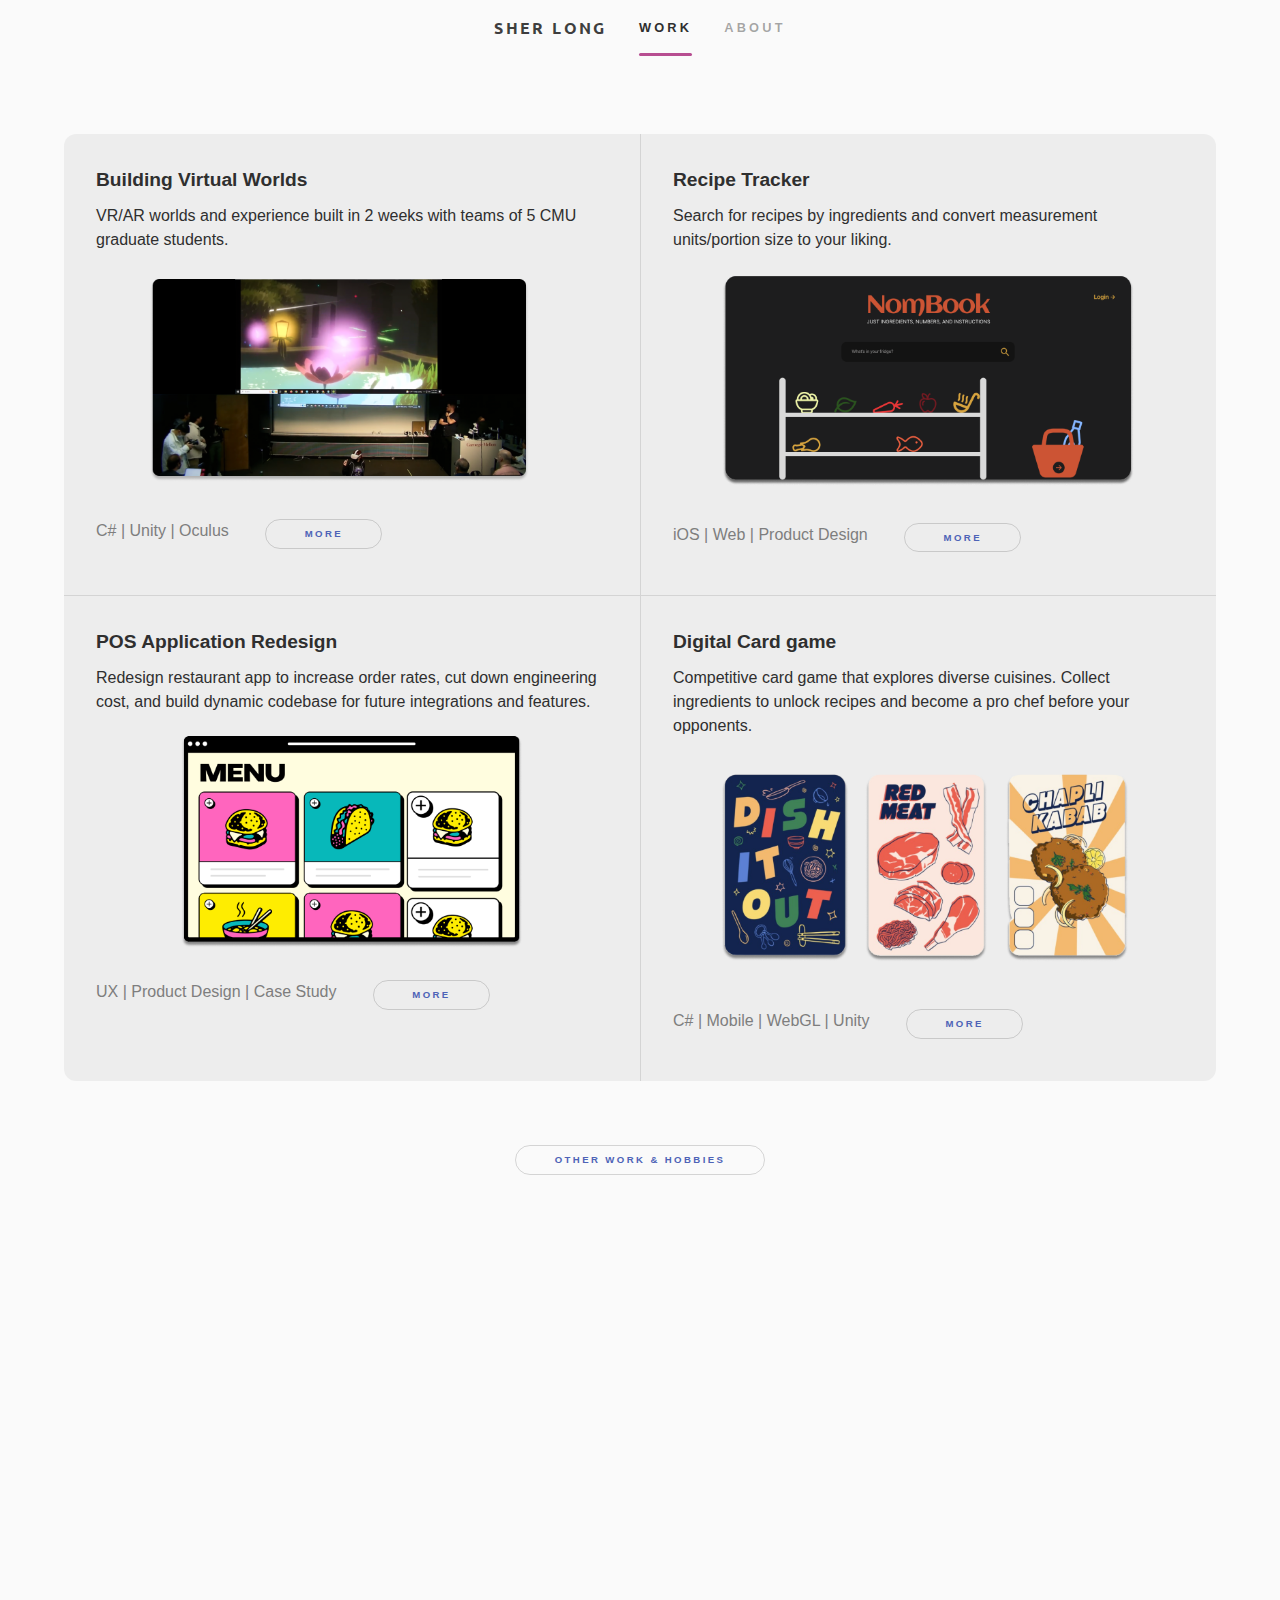
<file: index.html>
<!DOCTYPE HTML>
<html>
	<head>
		<title>SHER LONG | Developer & Designer</title>
		<meta charset="utf-8" />
		<meta name="viewport" content="width=device-width, initial-scale=1, user-scalable=no" />
		<link rel="icon" type="image/x-icon" href="images/favicon.png">
		<link rel="stylesheet" href="assets/css/main.css" />
		<noscript><link rel="stylesheet" href="assets/css/noscript.css" /></noscript>
		<link rel="stylesheet" href="https://fonts.googleapis.com/css?family=Ubuntu">
	</head>
	<body class="is-preload">

		<!-- Sidebar -->
			<section id="sidebar">
				<div class="inner">
					<nav>
						<ul>
							<li><h3>SHER LONG</h3></li>
							<li><a href="#two">Work</a></li>
							<li><a href="#three">About</a></li>
						</ul>
					</nav>
				</div>
			</section>

		<!-- Wrapper -->
			<div id="wrapper">
					<section id="two" class="wrapper style3 fade-up">
						<div class="inner">
							<h2></h2>
							<div class="features">
								<section>
									<h3>Building Virtual Worlds</h3>
									<p>VR/AR worlds and experience built in 2 weeks with teams of 5 CMU graduate students.</p>
									<a href="bvw.html" class="image fit"><img src="images/bvwCover.png" alt="" data-position="top center"/></a>
									<ul class="actions">
										<li><p style="color: #7e7e7e">C# | Unity | Oculus &emsp;</p></li>
										<li><a href="bvw.html" class="button">More</a></li>
									</ul>
								</section>
								<section>
									<h3>Recipe Tracker</h3>
									<p>Search for recipes by ingredients and convert measurement units/portion size to your liking.</p>
									<a href="nombook.html" class="image fit"><img src="images/nom.png" alt="" data-position="top center"/></a>
									<ul class="actions">
										<li><p style="color: #7e7e7e">iOS | Web | Product Design &emsp;</p></li>
										<li><a href="nombook.html" class="button">More</a></li>
									</ul>
								</section>
								<section>
									<h3>POS Application Redesign</h3>
									<p>Redesign restaurant app to increase order rates, cut down engineering cost, and build dynamic codebase for future integrations and features.</p>
									<a href="pos.html" class="image fit"><img src="images/ux.png" alt="" data-position="top center"/></a>
									<ul class="actions">
										<li><p style="color: #7e7e7e">UX | Product Design | Case Study &emsp;</p></li>
										<li><a href="pos.html" class="button">More</a></li>
									</ul>
								</section>
								<section>
									<h3>Digital Card game</h3>
									<p>Competitive card game that explores diverse cuisines. Collect ingredients to unlock recipes and become a pro chef before your opponents.</p>
									<a href="mochistudio.html" class="image fit"><img src="images/mochi.png" alt="" data-position="top center"/></a>
									<ul class="actions">
										<li><p style="color: #7e7e7e">C# | Mobile | WebGL | Unity &emsp;</p></li>
										<li><a href="mochistudio.html" class="button">More</a></li>
									</ul>
								</section>
							</div>
						</div>
						<center><a href="other.html" class="button">Other Work & Hobbies</a></center>
					</section>

				<!-- Three -->
					<section id="three" class="wrapper style1 fade-up">
						<div class="inner">
							<p><b>Sheryl Long</b> is an iOS and game developer.</p>
							<p>Coming from an information science background, she is passionate about improving accessibility, brand identity, and team dynamic in software development.
								She has been involved in a variety of multidisciplinary team projects during her undergraduate studies such as UX research, data analysis, apps, websites, and game development as programmer or producer.
								She plans on continuing her studies in graduate school then pursue a career in fintech or media & entertainment industry.
							</p>
							<div class="split style1">
								<section>
								<div class="timeline">
									<h3>History</h3>
									<div class="outer">
										<div class="card">
											<div class="info">
												<p style="color: #7e7e7e">Aug 2022 - Expected May 2024</br>
												<b>Master Student @ Carnegie Mellon University</b></p>
											</div>
										</div>
										<div class="card">
											<div class="info">
												<p style="color: #7e7e7e">Summer 2022</br><b>SWE Intern @ Lunchbox</b></br>Worked on iOS codebase rewrite in SwiftUI</p>
											</div>
										</div>
										<div class="card">
											<div class="info">
												<p style="color: #7e7e7e">May 2022</br><b>B.S from The University of Texas at Austin</b></p>
											</div>
										</div>
										<div class="card">
											<div class="info">
												<p style="color: #7e7e7e">Spring 2022</br><b>Web Dev Intern @ UMKC</b></br>Created macros and templates for school official sites</p>
											</div>
										</div>
										<div class="card">
											<div class="info">
												<p style="color: #7e7e7e">Jan 2021 - Jan 2022</br><b>Illustrator @ The Daily Texan</b></p>
											</div>
										</div>
										<div class="card">
											<div class="info">
												<p style="color: #7e7e7e">Jan 2020 - May 2022</br><b>Tech Assistant @ LAITS</b></p>
											</div>
										</div>
										<div class="card">
											<div class="info">
												<p style="color: #7e7e7e">Sept 2018 - May 2019</br><b>Data Entry Specialist @ AVEY</b></p>
											</div>
										</div>
										<div class="card">
											<div class="info">
												<p style="color: #7e7e7e">July 2000</br><b>Hello World</b></p>
											</div>
										</div>
									</div>
									</div>
								</section>
								<section>
								</br><ul class="contact">
										<li>
											<h3>Skills</h3>
											<span style="color: #7e7e7e">Swift, Python, JS, C#</br>Figma, Unity, UE</span>
										</li>
										<li>
											<h3>Email</h3>
											<a href="mailto:sclong@andrew.cmu.edu" style="color: #7e7e7e">sclong@andrew.cmu.edu</a>
										</li>
										<li>
											<h3>Social</h3>
											<ul class="icons" style="color: #7e7e7e">
												<!-- <li><a href="#" class="icon brands fa-twitter"><span class="label">Twitter</span></a></li>
												<li><a href="#" class="icon brands fa-facebook-f"><span class="label">Facebook</span></a></li> -->
												<!-- <li><a href="#" class="icon brands fa-instagram"><span class="label">Instagram</span></a></li> -->
												<li><a href="https://www.linkedin.com/in/sherclong/" target="_blank" rel="noopener noreferrer" class="icon brands fa-linkedin-in"><span class="label">LinkedIn</span></a></li>
												<li><a href="https://github.com/sherclong" target="_blank" rel="noopener noreferrer" class="icon brands fa-github"><span class="label">GitHub</span></a></li>
											</ul>
										</li>
									</ul>
								</section>
							</div>
						</div>
					</section>

			</div>

		<!-- Footer -->
			<footer id="footer" class="wrapper style1-alt">
				<div class="inner">
					<ul class="menu">
						<li>&copy; sherclong. </li><li>Design Reference: HTML5 UP</li>
					</ul>
				</div>
			</footer>

		<!-- Scripts -->
			<script src="assets/js/jquery.min.js"></script>
			<script src="assets/js/jquery.scrollex.min.js"></script>
			<script src="assets/js/jquery.scrolly.min.js"></script>
			<script src="assets/js/browser.min.js"></script>
			<script src="assets/js/breakpoints.min.js"></script>
			<script src="assets/js/util.js"></script>
			<script src="assets/js/main.js"></script>

	</body>
</html>
</file>
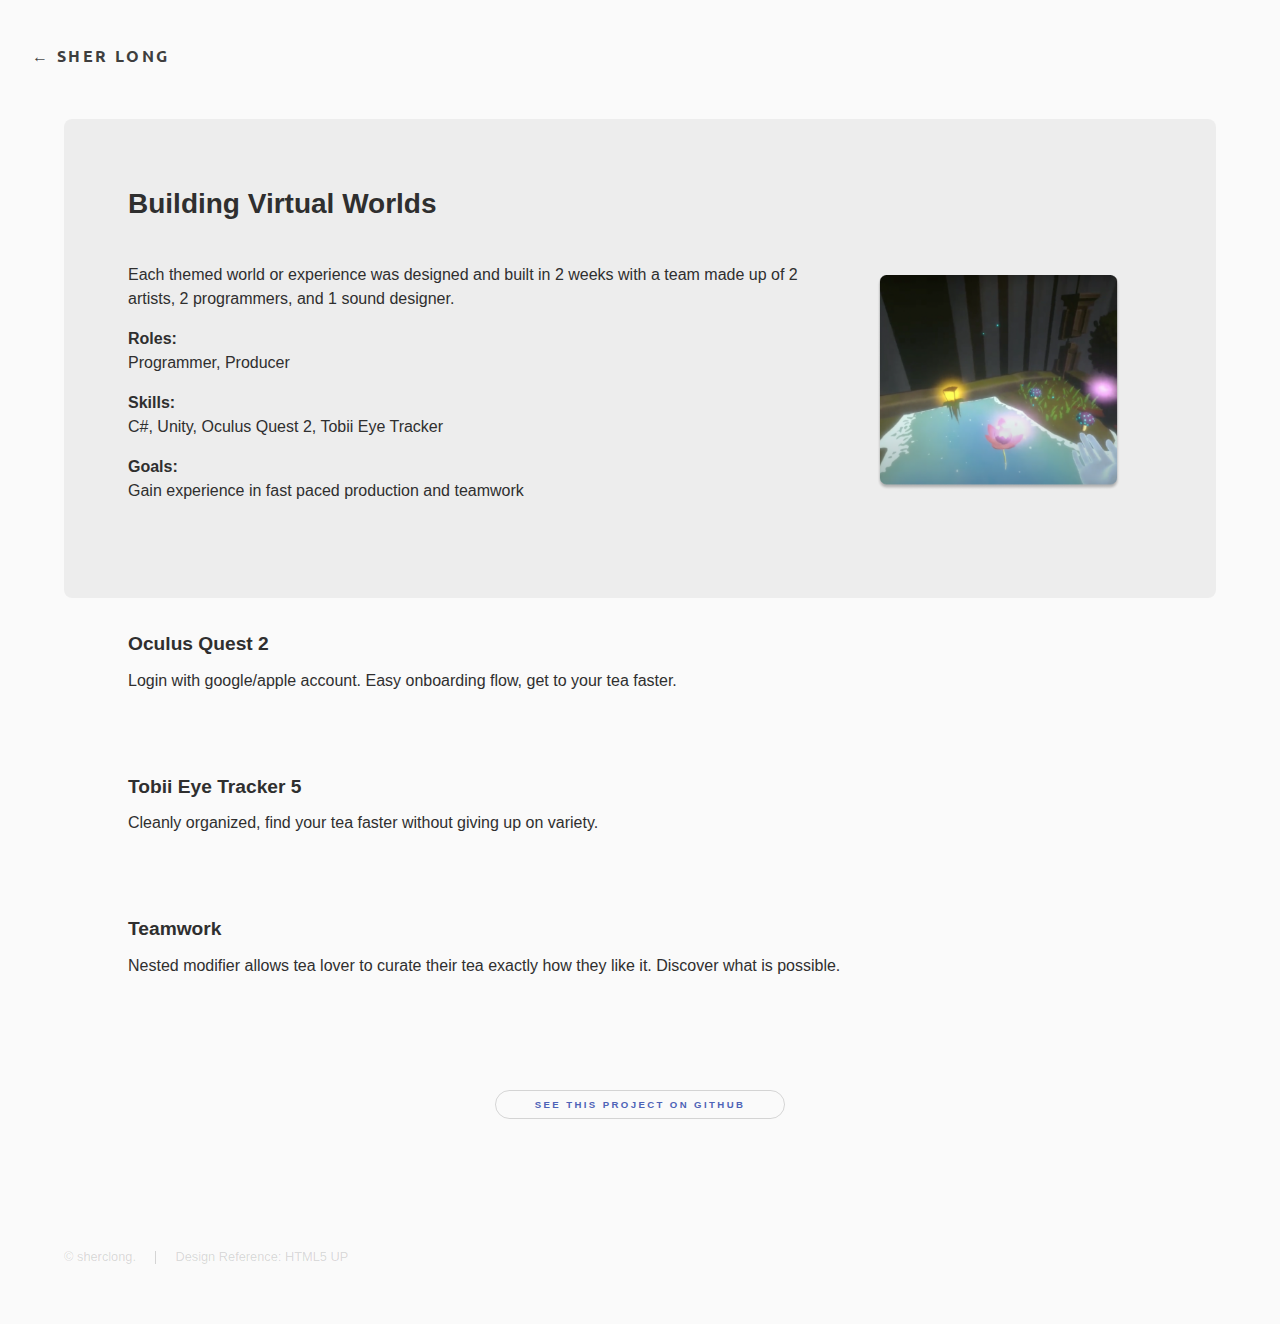
<file: bvw.html>
<!DOCTYPE HTML>
<html>
	<head>
		<title>Sher Long - BVW</title>
		<meta charset="utf-8" />
		<meta name="viewport" content="width=device-width, initial-scale=1, user-scalable=no" />
		<link rel="stylesheet" href="assets/css/main.css" />
		<link rel="icon" type="image/x-icon" href="images/favicon.png">
		<noscript><link rel="stylesheet" href="assets/css/noscript.css" /></noscript>
		<link rel="stylesheet" href="https://fonts.googleapis.com/css?family=Ubuntu">
	</head>
	<body class="is-preload">

		<!-- Header -->
			<header id="header">
				<a href="index.html"><h3>&larr; SHER LONG</h3></a>
			</header>

		<!-- Wrapper -->
			<div id="wrapper">
				<!-- Main -->
					<section id="main" class="wrapper">
						<div class="inner1">
							<div class="banner1">
								<h2>Building Virtual Worlds</h2>
								<p><span class="image right" style="max-width: 30% !important; padding: 2em"><img src="images/bvw1.png" alt="" /></span>
								</br>Each themed world or experience was designed and built in 2 weeks with a team made up of 2 artists, 2 programmers, and 1 sound designer.</p>
									<p><b>Roles:</b> </br>Programmer, Producer</p>
									<p><b>Skills:</b> </br>C#, Unity, Oculus Quest 2, Tobii Eye Tracker</p>
									<p><b>Goals:</b> </br>Gain experience in fast paced production and teamwork</p>
							</div>
							<div class="body1">
								<h3>Oculus Quest 2</h3>
								<p>Login with google/apple account. Easy onboarding flow, get to your tea faster.</p>
							</div>
							<div class="body1">
								<h3>Tobii Eye Tracker 5</h3>
								<p>Cleanly organized, find your tea faster without giving up on variety.</p>
							</div>
							<div class="body1">
								<h3>Teamwork</h3>
								<p>Nested modifier allows tea lover to curate their tea exactly how they like it. Discover what is possible.</p>
							</div>
							<div style="text-align: center; padding: 4em"><a href="https://github.com/sherclong/sumtea" target="_blank" rel="noopener noreferrer" class="button">See this project on Github</a></div>
						</div>
					</section>

			</div>

		<!-- Footer -->
			<footer id="footer" class="wrapper alt">
				<div class="inner">
					<ul class="menu">
						<li>&copy; sherclong. </li><li>Design Reference: HTML5 UP</li>
					</ul>
				</div>
			</footer>

		<!-- Scripts -->
			<script src="assets/js/jquery.min.js"></script>
			<script src="assets/js/jquery.scrollex.min.js"></script>
			<script src="assets/js/jquery.scrolly.min.js"></script>
			<script src="assets/js/browser.min.js"></script>
			<script src="assets/js/breakpoints.min.js"></script>
			<script src="assets/js/util.js"></script>
			<script src="assets/js/main.js"></script>

	</body>
</html>
</file>
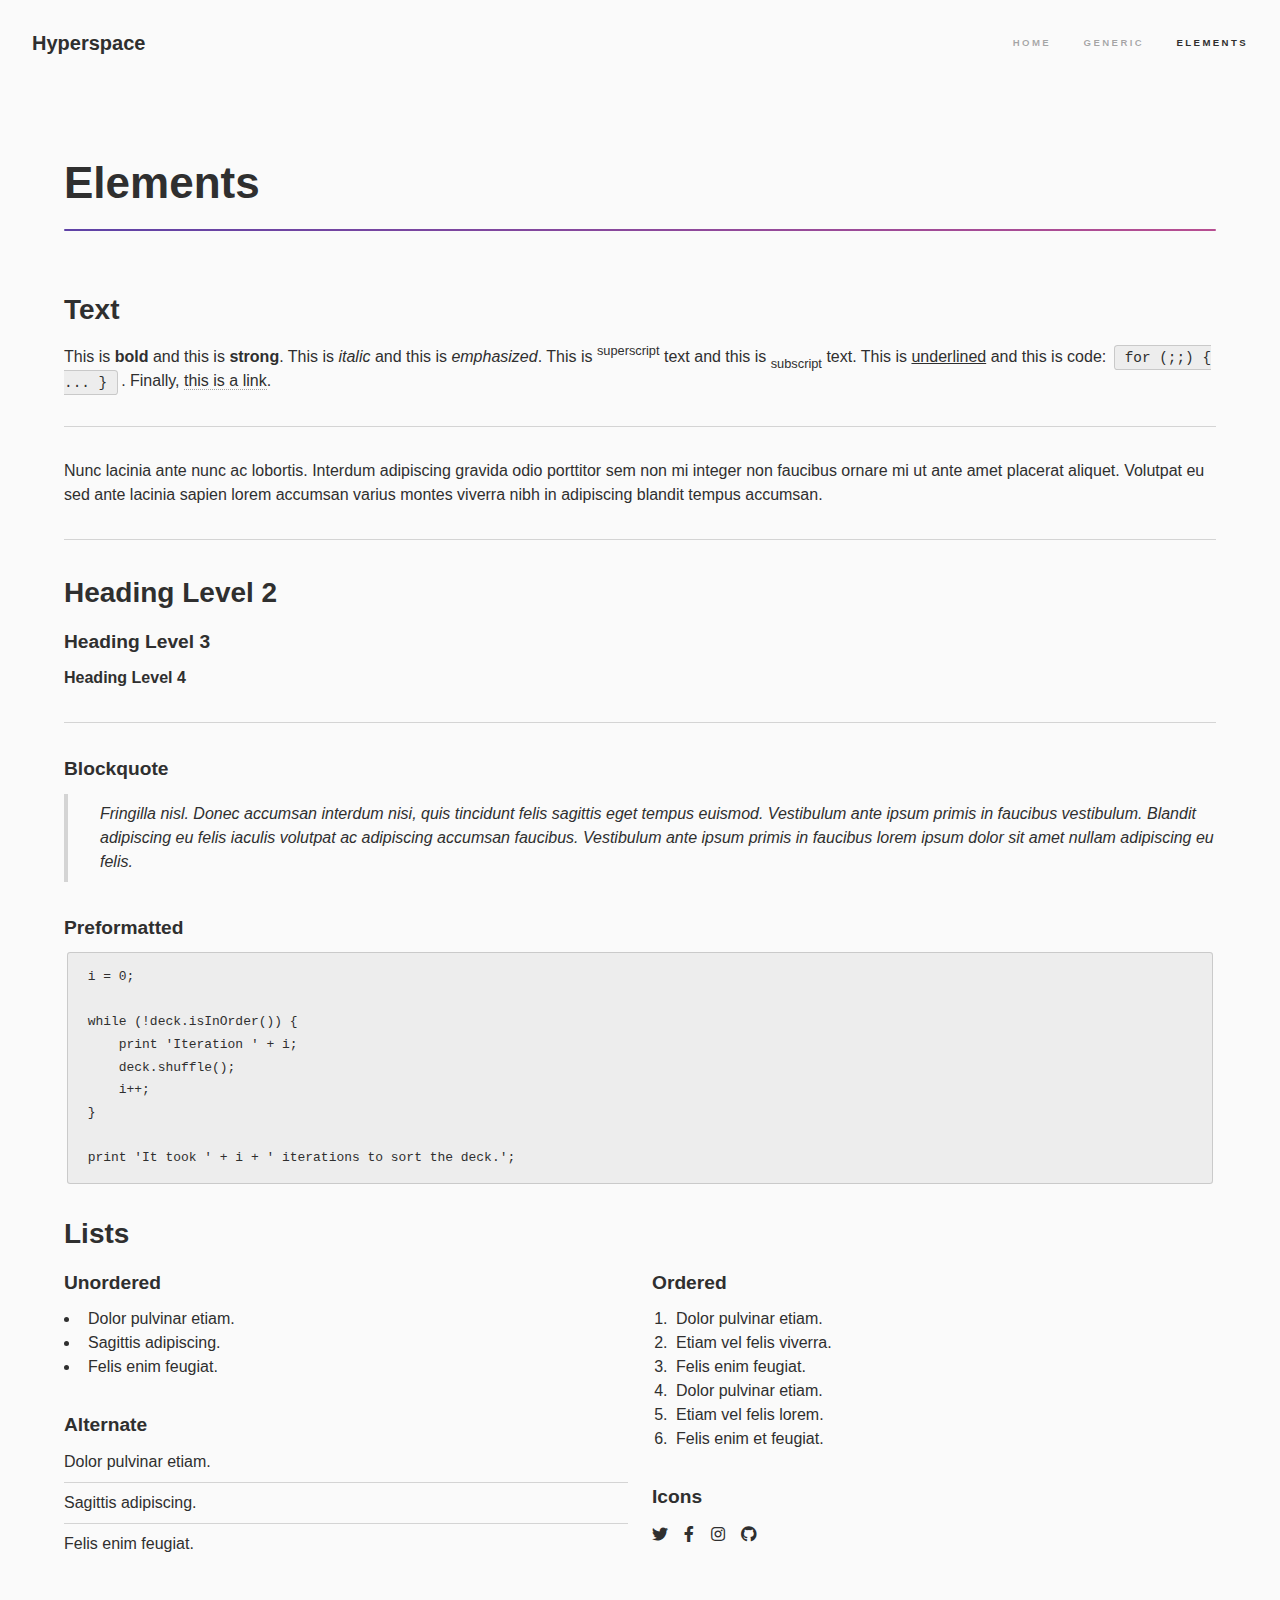
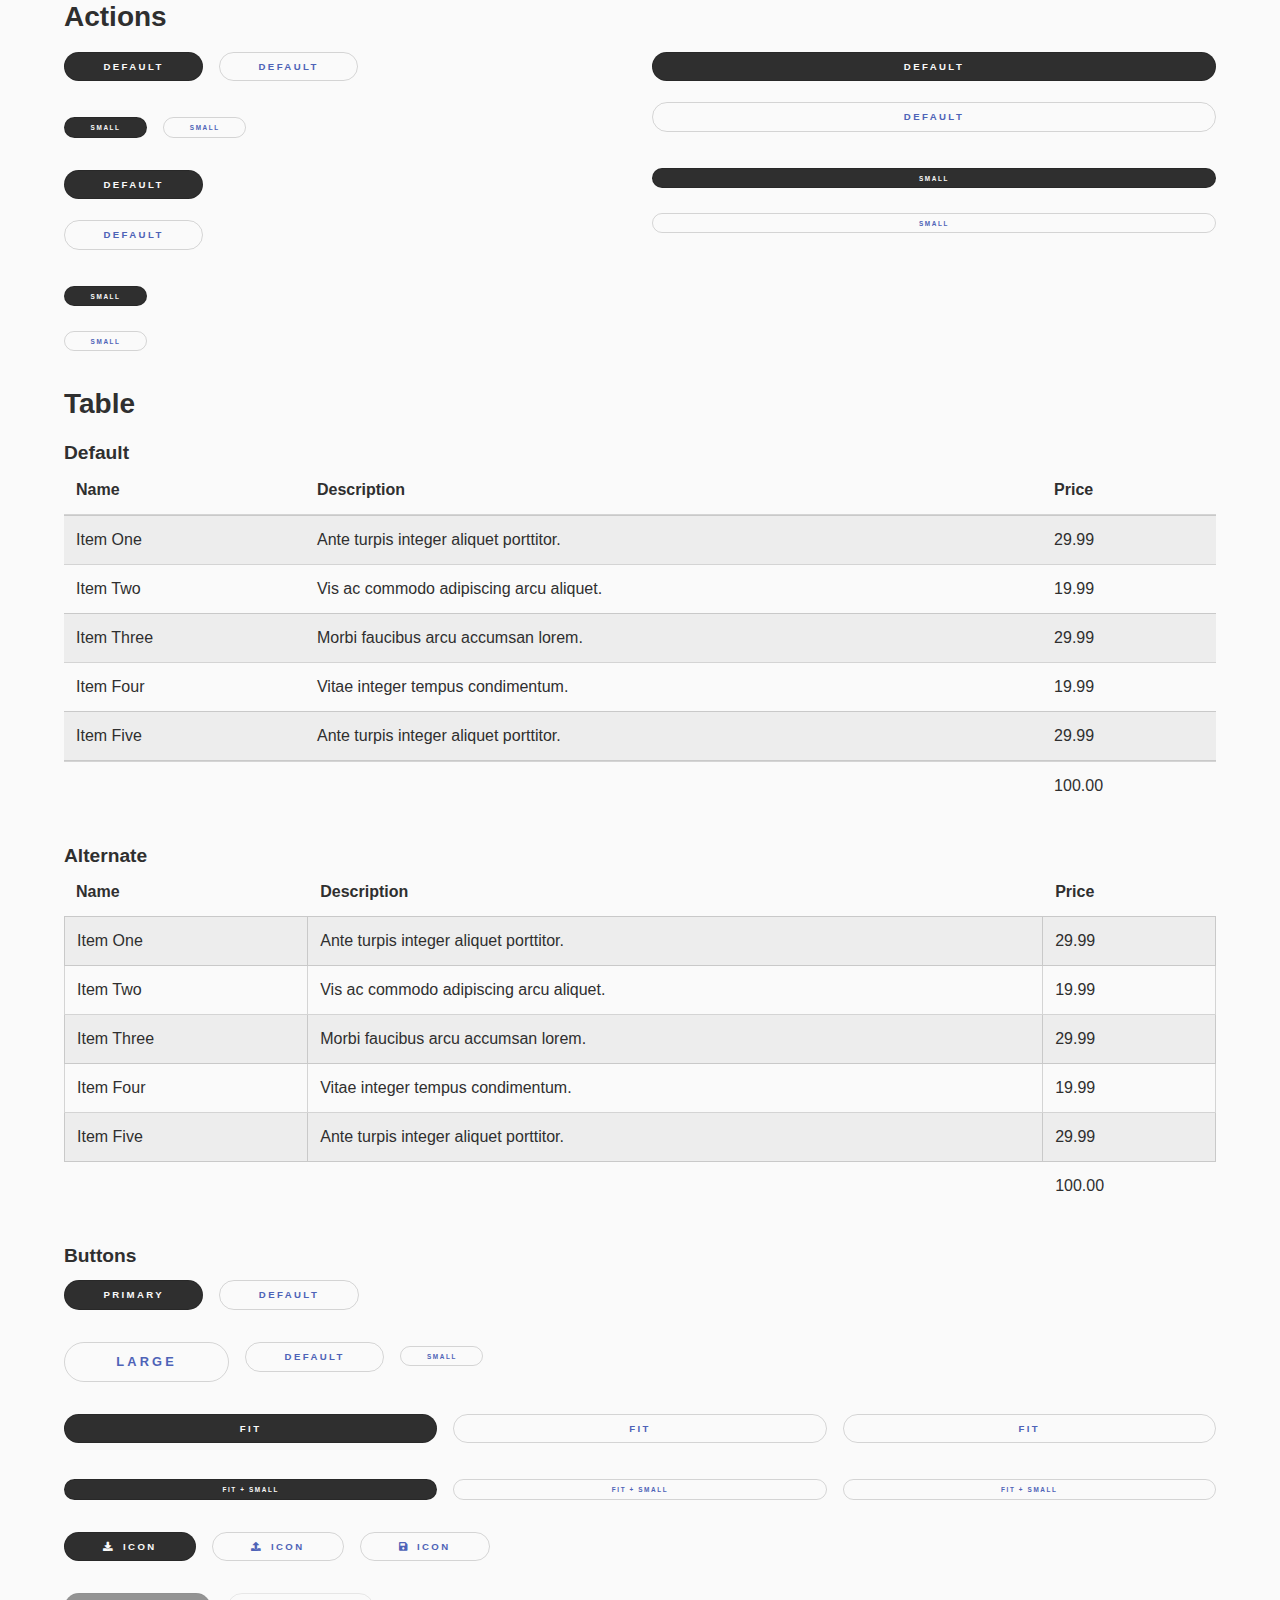
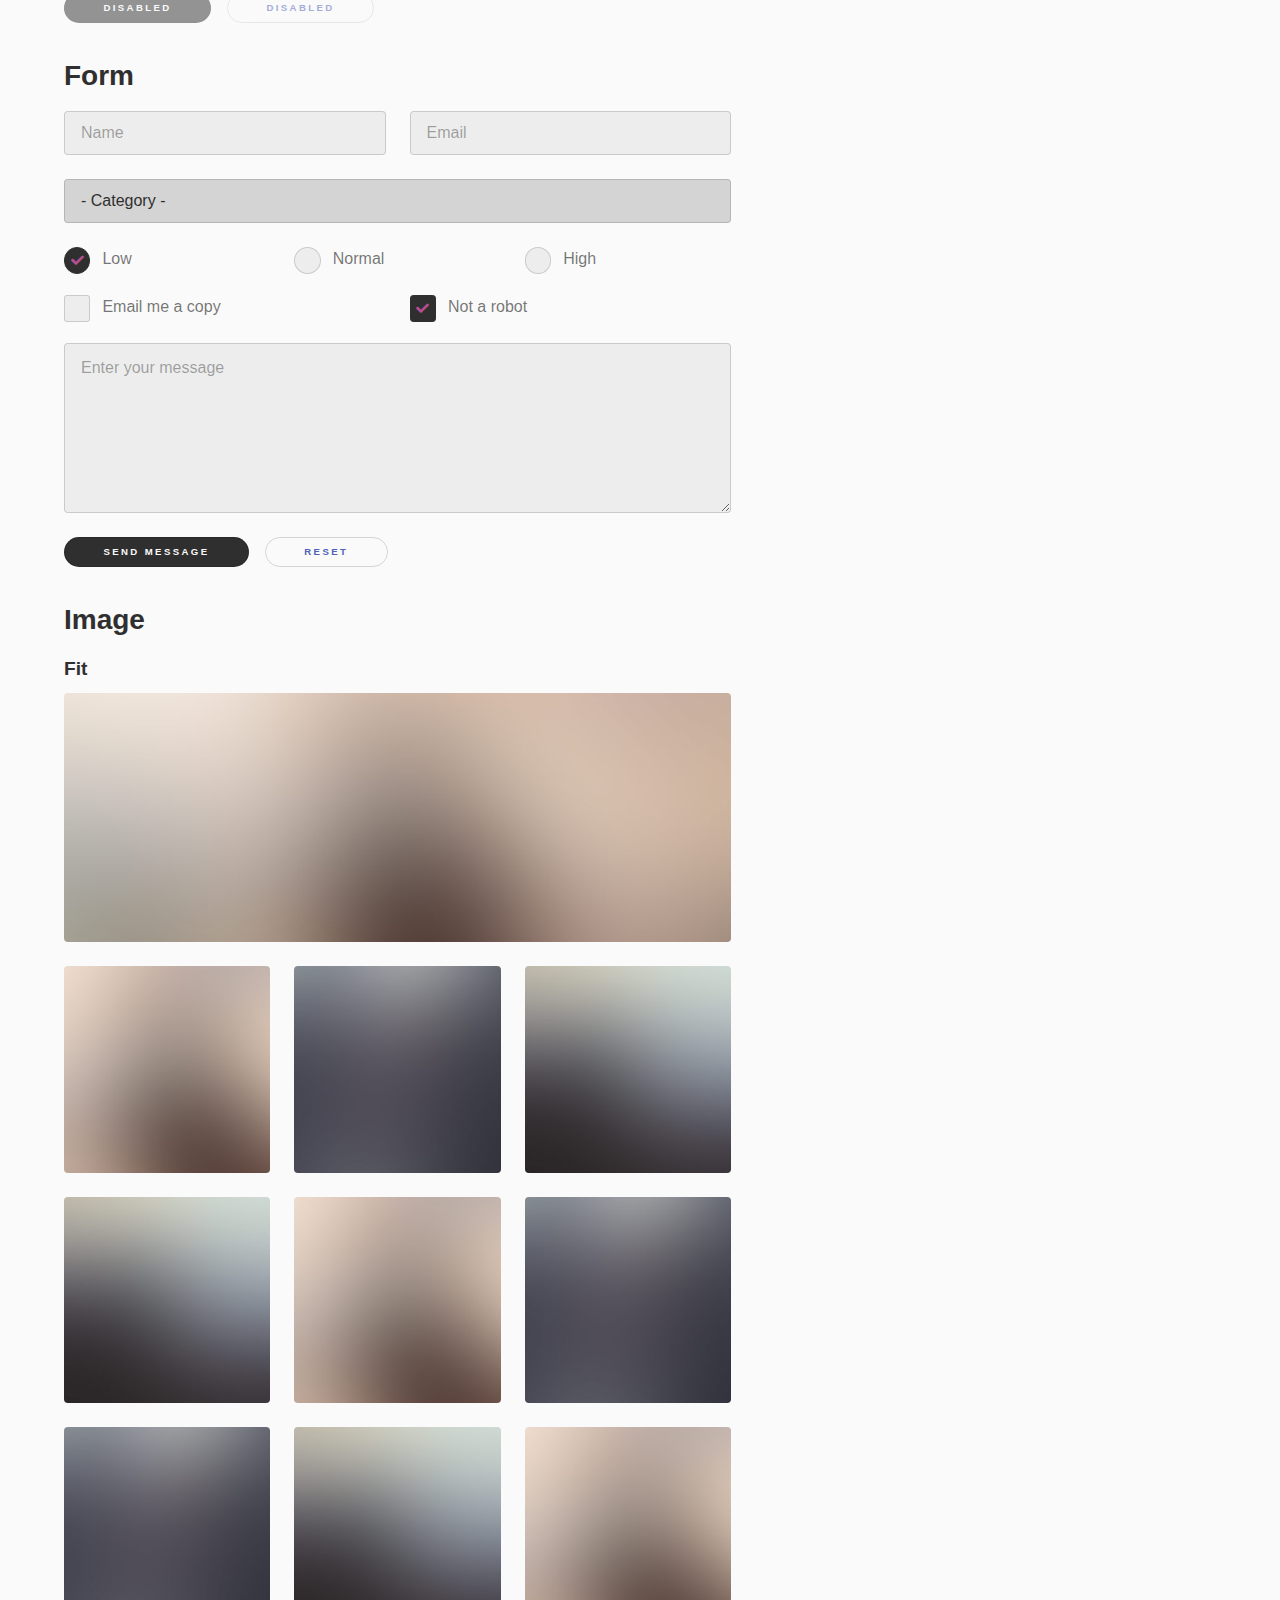
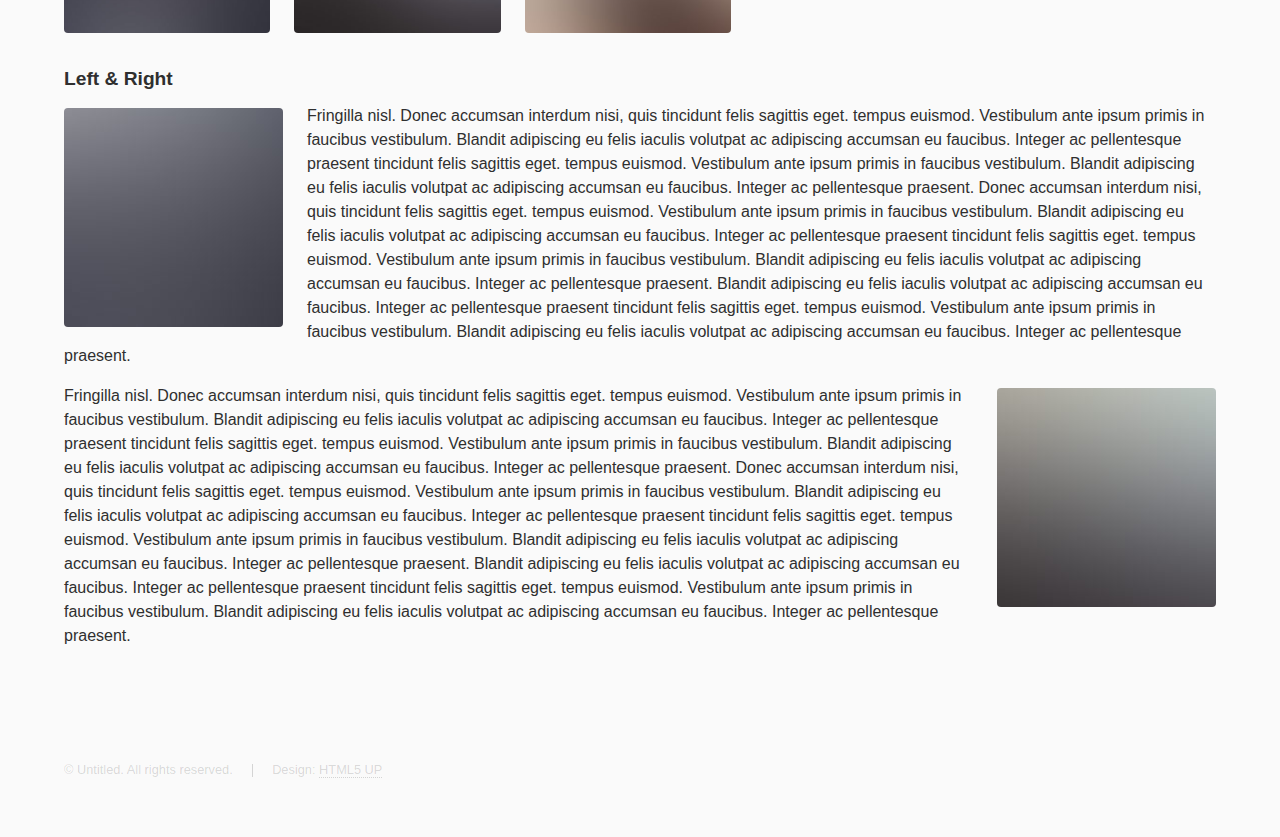
<file: elements.html>
<!DOCTYPE HTML>
<!--
	Hyperspace by HTML5 UP
	html5up.net | @ajlkn
	Free for personal and commercial use under the CCA 3.0 license (html5up.net/license)
-->
<html>
	<head>
		<title>Elements - Hyperspace by HTML5 UP</title>
		<meta charset="utf-8" />
		<meta name="viewport" content="width=device-width, initial-scale=1, user-scalable=no" />
		<link rel="stylesheet" href="assets/css/main.css" />
		<noscript><link rel="stylesheet" href="assets/css/noscript.css" /></noscript>
	</head>
	<body class="is-preload">

		<!-- Header -->
			<header id="header">
				<a href="index.html" class="title">Hyperspace</a>
				<nav>
					<ul>
						<li><a href="index.html">Home</a></li>
						<li><a href="generic.html">Generic</a></li>
						<li><a href="elements.html"  class="active">Elements</a></li>
					</ul>
				</nav>
			</header>

		<!-- Wrapper -->
			<div id="wrapper">

				<!-- Main -->
					<section id="main" class="wrapper">
						<div class="inner">
							<h1 class="major">Elements</h1>

							<!-- Text -->
								<section>
									<h2>Text</h2>
									<p>This is <b>bold</b> and this is <strong>strong</strong>. This is <i>italic</i> and this is <em>emphasized</em>.
									This is <sup>superscript</sup> text and this is <sub>subscript</sub> text.
									This is <u>underlined</u> and this is code: <code>for (;;) { ... }</code>. Finally, <a href="#">this is a link</a>.</p>
									<hr />
									<p>Nunc lacinia ante nunc ac lobortis. Interdum adipiscing gravida odio porttitor sem non mi integer non faucibus ornare mi ut ante amet placerat aliquet. Volutpat eu sed ante lacinia sapien lorem accumsan varius montes viverra nibh in adipiscing blandit tempus accumsan.</p>
									<hr />
									<h2>Heading Level 2</h2>
									<h3>Heading Level 3</h3>
									<h4>Heading Level 4</h4>
									<hr />
									<h3>Blockquote</h3>
									<blockquote>Fringilla nisl. Donec accumsan interdum nisi, quis tincidunt felis sagittis eget tempus euismod. Vestibulum ante ipsum primis in faucibus vestibulum. Blandit adipiscing eu felis iaculis volutpat ac adipiscing accumsan faucibus. Vestibulum ante ipsum primis in faucibus lorem ipsum dolor sit amet nullam adipiscing eu felis.</blockquote>
									<h3>Preformatted</h3>
									<pre><code>i = 0;

while (!deck.isInOrder()) {
    print 'Iteration ' + i;
    deck.shuffle();
    i++;
}

print 'It took ' + i + ' iterations to sort the deck.';</code></pre>
								</section>

							<!-- Lists -->
								<section>
									<h2>Lists</h2>
									<div class="row">
										<div class="col-6 col-12-medium">
											<h3>Unordered</h3>
											<ul>
												<li>Dolor pulvinar etiam.</li>
												<li>Sagittis adipiscing.</li>
												<li>Felis enim feugiat.</li>
											</ul>
											<h3>Alternate</h3>
											<ul class="alt">
												<li>Dolor pulvinar etiam.</li>
												<li>Sagittis adipiscing.</li>
												<li>Felis enim feugiat.</li>
											</ul>
										</div>
										<div class="col-6 col-12-medium">
											<h3>Ordered</h3>
											<ol>
												<li>Dolor pulvinar etiam.</li>
												<li>Etiam vel felis viverra.</li>
												<li>Felis enim feugiat.</li>
												<li>Dolor pulvinar etiam.</li>
												<li>Etiam vel felis lorem.</li>
												<li>Felis enim et feugiat.</li>
											</ol>
											<h3>Icons</h3>
											<ul class="icons">
												<li><a href="#" class="icon brands fa-twitter"><span class="label">Twitter</span></a></li>
												<li><a href="#" class="icon brands fa-facebook-f"><span class="label">Facebook</span></a></li>
												<li><a href="#" class="icon brands fa-instagram"><span class="label">Instagram</span></a></li>
												<li><a href="#" class="icon brands fa-github"><span class="label">Github</span></a></li>
											</ul>
										</div>
									</div>
									<h2>Actions</h2>
									<div class="row">
										<div class="col-6 col-12-medium">
											<ul class="actions">
												<li><a href="#" class="button primary">Default</a></li>
												<li><a href="#" class="button">Default</a></li>
											</ul>
											<ul class="actions small">
												<li><a href="#" class="button primary small">Small</a></li>
												<li><a href="#" class="button small">Small</a></li>
											</ul>
											<ul class="actions stacked">
												<li><a href="#" class="button primary">Default</a></li>
												<li><a href="#" class="button">Default</a></li>
											</ul>
											<ul class="actions stacked">
												<li><a href="#" class="button primary small">Small</a></li>
												<li><a href="#" class="button small">Small</a></li>
											</ul>
										</div>
										<div class="col-6 col-12-medium">
											<ul class="actions stacked">
												<li><a href="#" class="button primary fit">Default</a></li>
												<li><a href="#" class="button fit">Default</a></li>
											</ul>
											<ul class="actions stacked">
												<li><a href="#" class="button primary small fit">Small</a></li>
												<li><a href="#" class="button small fit">Small</a></li>
											</ul>
										</div>
									</div>
								</section>

							<!-- Table -->
								<section>
									<h2>Table</h2>
									<h3>Default</h3>
									<div class="table-wrapper">
										<table>
											<thead>
												<tr>
													<th>Name</th>
													<th>Description</th>
													<th>Price</th>
												</tr>
											</thead>
											<tbody>
												<tr>
													<td>Item One</td>
													<td>Ante turpis integer aliquet porttitor.</td>
													<td>29.99</td>
												</tr>
												<tr>
													<td>Item Two</td>
													<td>Vis ac commodo adipiscing arcu aliquet.</td>
													<td>19.99</td>
												</tr>
												<tr>
													<td>Item Three</td>
													<td> Morbi faucibus arcu accumsan lorem.</td>
													<td>29.99</td>
												</tr>
												<tr>
													<td>Item Four</td>
													<td>Vitae integer tempus condimentum.</td>
													<td>19.99</td>
												</tr>
												<tr>
													<td>Item Five</td>
													<td>Ante turpis integer aliquet porttitor.</td>
													<td>29.99</td>
												</tr>
											</tbody>
											<tfoot>
												<tr>
													<td colspan="2"></td>
													<td>100.00</td>
												</tr>
											</tfoot>
										</table>
									</div>

									<h3>Alternate</h3>
									<div class="table-wrapper">
										<table class="alt">
											<thead>
												<tr>
													<th>Name</th>
													<th>Description</th>
													<th>Price</th>
												</tr>
											</thead>
											<tbody>
												<tr>
													<td>Item One</td>
													<td>Ante turpis integer aliquet porttitor.</td>
													<td>29.99</td>
												</tr>
												<tr>
													<td>Item Two</td>
													<td>Vis ac commodo adipiscing arcu aliquet.</td>
													<td>19.99</td>
												</tr>
												<tr>
													<td>Item Three</td>
													<td> Morbi faucibus arcu accumsan lorem.</td>
													<td>29.99</td>
												</tr>
												<tr>
													<td>Item Four</td>
													<td>Vitae integer tempus condimentum.</td>
													<td>19.99</td>
												</tr>
												<tr>
													<td>Item Five</td>
													<td>Ante turpis integer aliquet porttitor.</td>
													<td>29.99</td>
												</tr>
											</tbody>
											<tfoot>
												<tr>
													<td colspan="2"></td>
													<td>100.00</td>
												</tr>
											</tfoot>
										</table>
									</div>
								</section>

							<!-- Buttons -->
								<section>
									<h3>Buttons</h3>
									<ul class="actions">
										<li><a href="#" class="button primary">Primary</a></li>
										<li><a href="#" class="button">Default</a></li>
									</ul>
									<ul class="actions">
										<li><a href="#" class="button large">Large</a></li>
										<li><a href="#" class="button">Default</a></li>
										<li><a href="#" class="button small">Small</a></li>
									</ul>
									<ul class="actions fit">
										<li><a href="#" class="button primary fit">Fit</a></li>
										<li><a href="#" class="button fit">Fit</a></li>
										<li><a href="#" class="button fit">Fit</a></li>
									</ul>
									<ul class="actions fit small">
										<li><a href="#" class="button primary fit small">Fit + Small</a></li>
										<li><a href="#" class="button fit small">Fit + Small</a></li>
										<li><a href="#" class="button fit small">Fit + Small</a></li>
									</ul>
									<ul class="actions">
										<li><a href="#" class="button primary icon solid fa-download">Icon</a></li>
										<li><a href="#" class="button icon solid fa-upload">Icon</a></li>
										<li><a href="#" class="button icon solid fa-save">Icon</a></li>
									</ul>
									<ul class="actions">
										<li><span class="button primary disabled">Disabled</span></li>
										<li><span class="button disabled">Disabled</span></li>
									</ul>
								</section>

							<!-- Form -->
								<section>
									<h2>Form</h2>
									<form method="post" action="#">
										<div class="row gtr-uniform">
											<div class="col-6 col-12-xsmall">
												<input type="text" name="demo-name" id="demo-name" value="" placeholder="Name" />
											</div>
											<div class="col-6 col-12-xsmall">
												<input type="email" name="demo-email" id="demo-email" value="" placeholder="Email" />
											</div>
											<div class="col-12">
												<select name="demo-category" id="demo-category">
													<option value="">- Category -</option>
													<option value="1">Manufacturing</option>
													<option value="1">Shipping</option>
													<option value="1">Administration</option>
													<option value="1">Human Resources</option>
												</select>
											</div>
											<div class="col-4 col-12-small">
												<input type="radio" id="demo-priority-low" name="demo-priority" checked>
												<label for="demo-priority-low">Low</label>
											</div>
											<div class="col-4 col-12-small">
												<input type="radio" id="demo-priority-normal" name="demo-priority">
												<label for="demo-priority-normal">Normal</label>
											</div>
											<div class="col-4 col-12-small">
												<input type="radio" id="demo-priority-high" name="demo-priority">
												<label for="demo-priority-high">High</label>
											</div>
											<div class="col-6 col-12-small">
												<input type="checkbox" id="demo-copy" name="demo-copy">
												<label for="demo-copy">Email me a copy</label>
											</div>
											<div class="col-6 col-12-small">
												<input type="checkbox" id="demo-human" name="demo-human" checked>
												<label for="demo-human">Not a robot</label>
											</div>
											<div class="col-12">
												<textarea name="demo-message" id="demo-message" placeholder="Enter your message" rows="6"></textarea>
											</div>
											<div class="col-12">
												<ul class="actions">
													<li><input type="submit" value="Send Message" class="primary" /></li>
													<li><input type="reset" value="Reset" /></li>
												</ul>
											</div>
										</div>
									</form>
								</section>

							<!-- Image -->
								<section>
									<h2>Image</h2>
									<h3>Fit</h3>
									<div class="box alt">
										<div class="row gtr-uniform">
											<div class="col-12"><span class="image fit"><img src="images/pic04.jpg" alt="" /></span></div>
											<div class="col-4"><span class="image fit"><img src="images/pic01.jpg" alt="" /></span></div>
											<div class="col-4"><span class="image fit"><img src="images/pic02.jpg" alt="" /></span></div>
											<div class="col-4"><span class="image fit"><img src="images/pic03.jpg" alt="" /></span></div>
											<div class="col-4"><span class="image fit"><img src="images/pic03.jpg" alt="" /></span></div>
											<div class="col-4"><span class="image fit"><img src="images/pic01.jpg" alt="" /></span></div>
											<div class="col-4"><span class="image fit"><img src="images/pic02.jpg" alt="" /></span></div>
											<div class="col-4"><span class="image fit"><img src="images/pic02.jpg" alt="" /></span></div>
											<div class="col-4"><span class="image fit"><img src="images/pic03.jpg" alt="" /></span></div>
											<div class="col-4"><span class="image fit"><img src="images/pic01.jpg" alt="" /></span></div>
										</div>
									</div>
									<h3>Left &amp; Right</h3>
									<p><span class="image left"><img src="images/pic05.jpg" alt="" /></span>Fringilla nisl. Donec accumsan interdum nisi, quis tincidunt felis sagittis eget. tempus euismod. Vestibulum ante ipsum primis in faucibus vestibulum. Blandit adipiscing eu felis iaculis volutpat ac adipiscing accumsan eu faucibus. Integer ac pellentesque praesent tincidunt felis sagittis eget. tempus euismod. Vestibulum ante ipsum primis in faucibus vestibulum. Blandit adipiscing eu felis iaculis volutpat ac adipiscing accumsan eu faucibus. Integer ac pellentesque praesent. Donec accumsan interdum nisi, quis tincidunt felis sagittis eget. tempus euismod. Vestibulum ante ipsum primis in faucibus vestibulum. Blandit adipiscing eu felis iaculis volutpat ac adipiscing accumsan eu faucibus. Integer ac pellentesque praesent tincidunt felis sagittis eget. tempus euismod. Vestibulum ante ipsum primis in faucibus vestibulum. Blandit adipiscing eu felis iaculis volutpat ac adipiscing accumsan eu faucibus. Integer ac pellentesque praesent. Blandit adipiscing eu felis iaculis volutpat ac adipiscing accumsan eu faucibus. Integer ac pellentesque praesent tincidunt felis sagittis eget. tempus euismod. Vestibulum ante ipsum primis in faucibus vestibulum. Blandit adipiscing eu felis iaculis volutpat ac adipiscing accumsan eu faucibus. Integer ac pellentesque praesent.</p>
									<p><span class="image right"><img src="images/pic06.jpg" alt="" /></span>Fringilla nisl. Donec accumsan interdum nisi, quis tincidunt felis sagittis eget. tempus euismod. Vestibulum ante ipsum primis in faucibus vestibulum. Blandit adipiscing eu felis iaculis volutpat ac adipiscing accumsan eu faucibus. Integer ac pellentesque praesent tincidunt felis sagittis eget. tempus euismod. Vestibulum ante ipsum primis in faucibus vestibulum. Blandit adipiscing eu felis iaculis volutpat ac adipiscing accumsan eu faucibus. Integer ac pellentesque praesent. Donec accumsan interdum nisi, quis tincidunt felis sagittis eget. tempus euismod. Vestibulum ante ipsum primis in faucibus vestibulum. Blandit adipiscing eu felis iaculis volutpat ac adipiscing accumsan eu faucibus. Integer ac pellentesque praesent tincidunt felis sagittis eget. tempus euismod. Vestibulum ante ipsum primis in faucibus vestibulum. Blandit adipiscing eu felis iaculis volutpat ac adipiscing accumsan eu faucibus. Integer ac pellentesque praesent. Blandit adipiscing eu felis iaculis volutpat ac adipiscing accumsan eu faucibus. Integer ac pellentesque praesent tincidunt felis sagittis eget. tempus euismod. Vestibulum ante ipsum primis in faucibus vestibulum. Blandit adipiscing eu felis iaculis volutpat ac adipiscing accumsan eu faucibus. Integer ac pellentesque praesent.</p>
								</section>

						</div>
					</section>

			</div>

		<!-- Footer -->
			<footer id="footer" class="wrapper alt">
				<div class="inner">
					<ul class="menu">
						<li>&copy; Untitled. All rights reserved.</li><li>Design: <a href="http://html5up.net">HTML5 UP</a></li>
					</ul>
				</div>
			</footer>

		<!-- Scripts -->
			<script src="assets/js/jquery.min.js"></script>
			<script src="assets/js/jquery.scrollex.min.js"></script>
			<script src="assets/js/jquery.scrolly.min.js"></script>
			<script src="assets/js/browser.min.js"></script>
			<script src="assets/js/breakpoints.min.js"></script>
			<script src="assets/js/util.js"></script>
			<script src="assets/js/main.js"></script>

	</body>
</html>
</file>
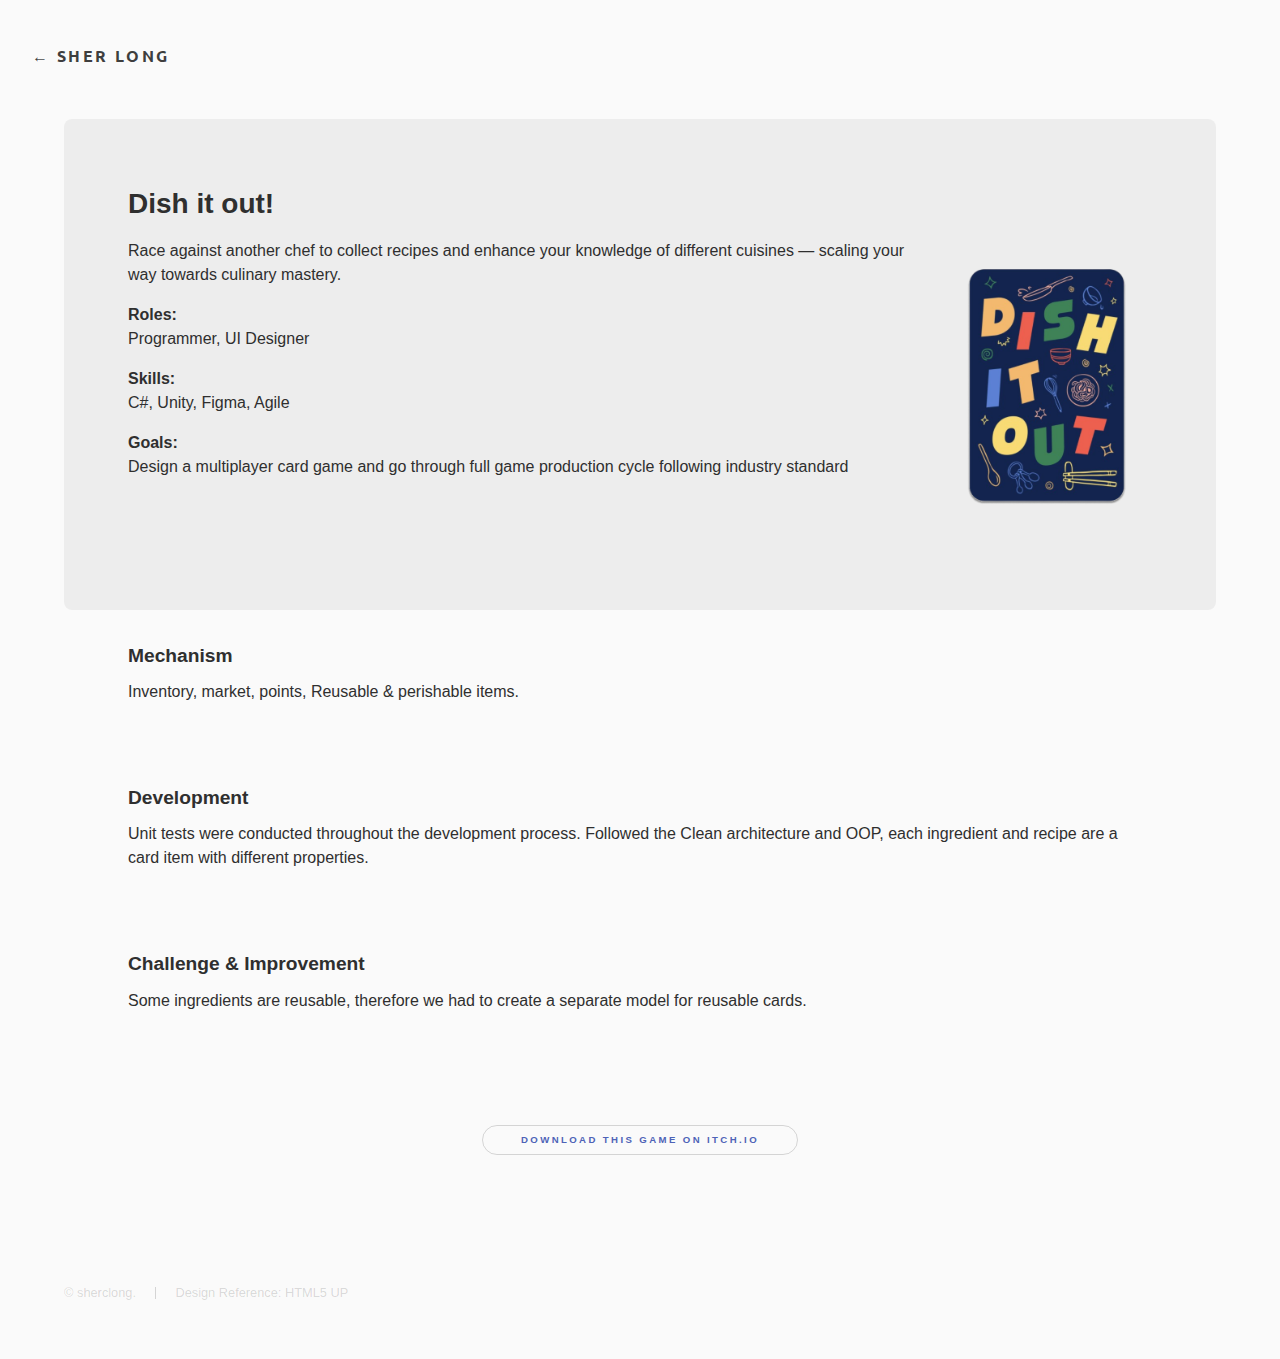
<file: mochistudio.html>
<!DOCTYPE HTML>
<html>
	<head>
		<title>Sher Long - Game</title>
		<meta charset="utf-8" />
		<meta name="viewport" content="width=device-width, initial-scale=1, user-scalable=no" />
		<link rel="stylesheet" href="assets/css/main.css" />
		<link rel="icon" type="image/x-icon" href="images/favicon.png">
		<noscript><link rel="stylesheet" href="assets/css/noscript.css" /></noscript>
		<link rel="stylesheet" href="https://fonts.googleapis.com/css?family=Ubuntu">
	</head>
	<body class="is-preload">

		<!-- Header -->
			<header id="header">
				<a href="index.html"><h3>&larr; SHER LONG</h3></a>
			</header>

		<!-- Wrapper -->
			<div id="wrapper">
				<!-- Main -->
					<section id="main" class="wrapper">
						<div class="inner1">
							<div class="banner1">
								<h2>Dish it out!</h2>
								<p><span class="image right" style="max-width: 20% !important"><img src="images/card.png" alt="" /></span>
									Race against another chef to collect recipes and enhance your knowledge of different cuisines — scaling your way towards culinary mastery.
									<p><b>Roles:</b> </br>Programmer, UI Designer</p>
									<p><b>Skills:</b> </br>C#, Unity, Figma, Agile</p>
									<p><b>Goals:</b> </br>Design a multiplayer card game and go through full game production cycle following industry standard</p>
								</div>
							<div class="body1">
								<h3>Mechanism</h3>
								<p>Inventory, market, points, Reusable & perishable items.</p>
							</div>
							<div class="body1">
								<h3>Development</h3>
								<p>Unit tests were conducted throughout the development process. Followed the Clean architecture and OOP, each ingredient and recipe are a card item with different properties.</p>
							</div>
							<div class="body1">
								<h3>Challenge & Improvement</h3>
								<p>Some ingredients are reusable, therefore we had to create a separate model for reusable cards.</p>
							</div>
							<div style="text-align: center; padding: 4em"><a href="https://harbor7.itch.io/dish-it-out" target="_blank" rel="noopener noreferrer" class="button">Download this game on itch.io</a></div>
						</div>
					</section>

			</div>

		<!-- Footer -->
			<footer id="footer" class="wrapper alt">
				<div class="inner">
					<ul class="menu">
						<li>&copy; sherclong. </li><li>Design Reference: HTML5 UP</li>
					</ul>
				</div>
			</footer>

		<!-- Scripts -->
			<script src="assets/js/jquery.min.js"></script>
			<script src="assets/js/jquery.scrollex.min.js"></script>
			<script src="assets/js/jquery.scrolly.min.js"></script>
			<script src="assets/js/browser.min.js"></script>
			<script src="assets/js/breakpoints.min.js"></script>
			<script src="assets/js/util.js"></script>
			<script src="assets/js/main.js"></script>

	</body>
</html>
</file>
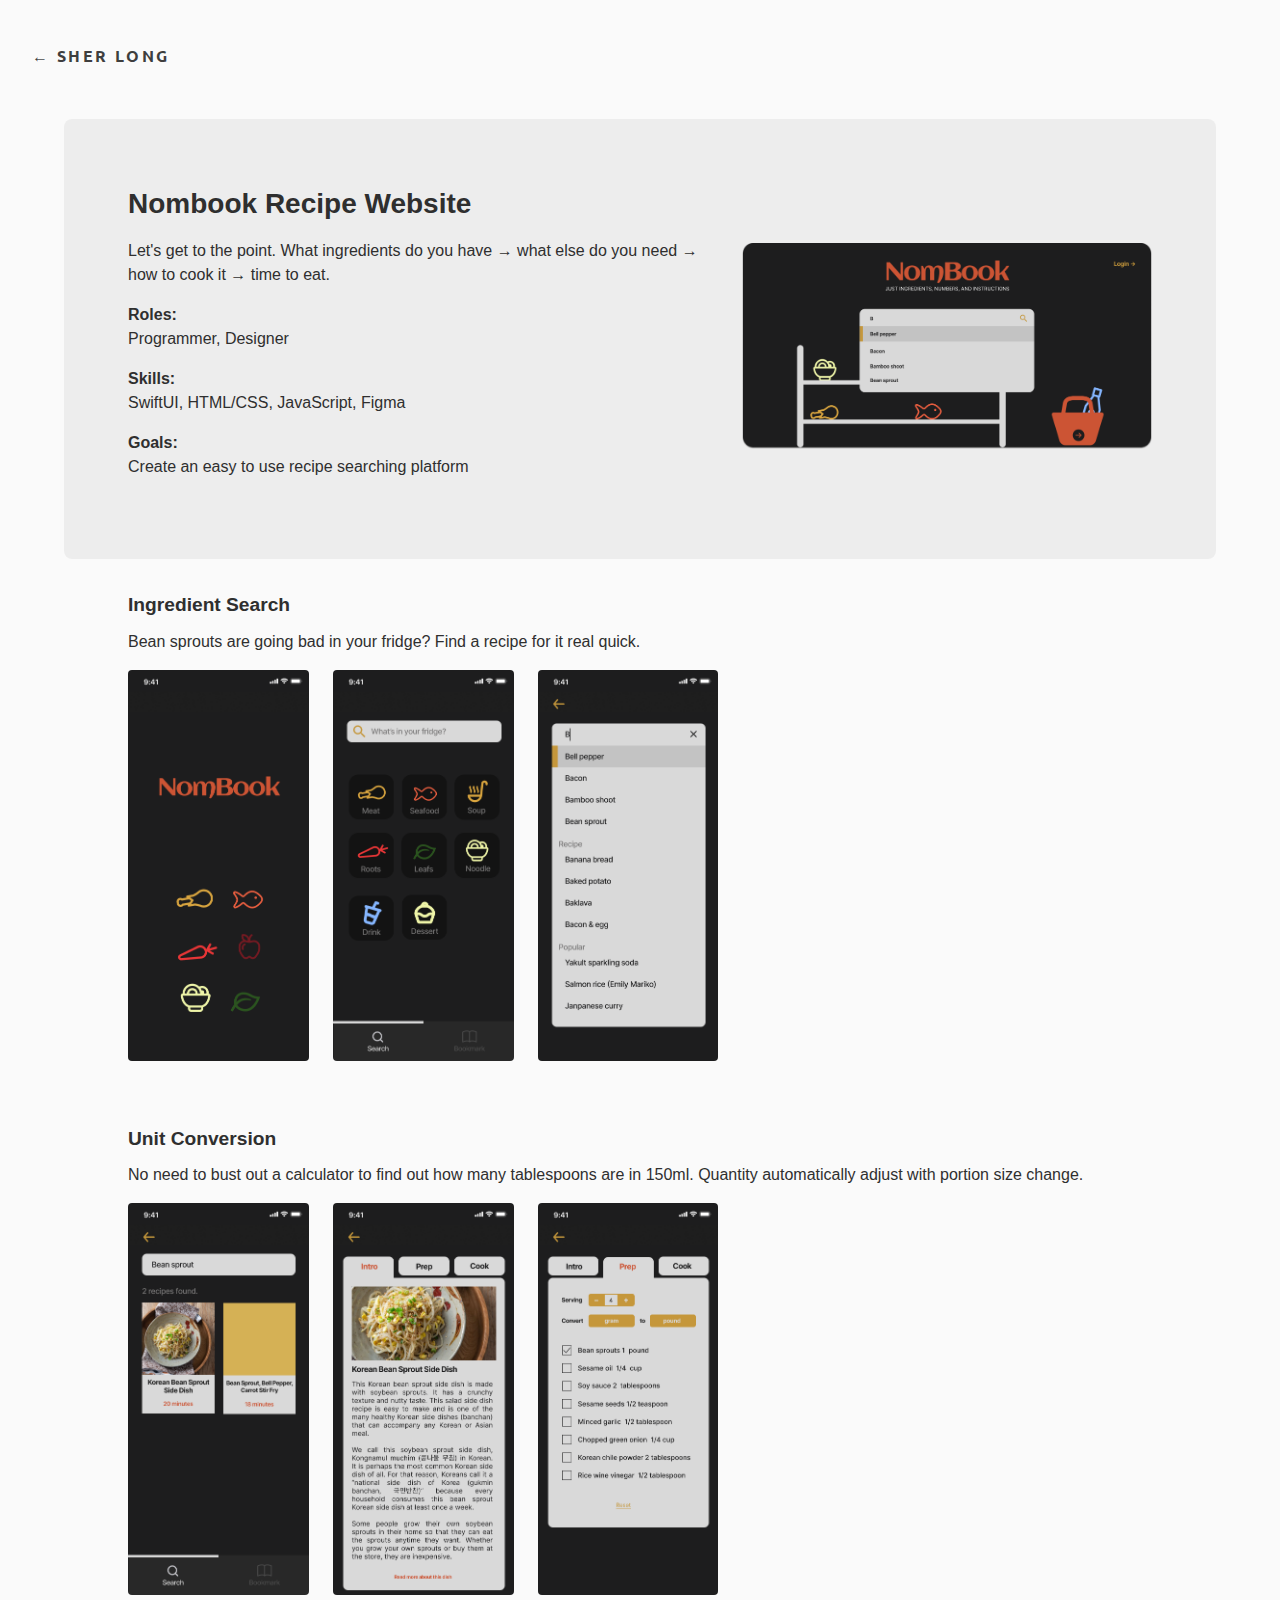
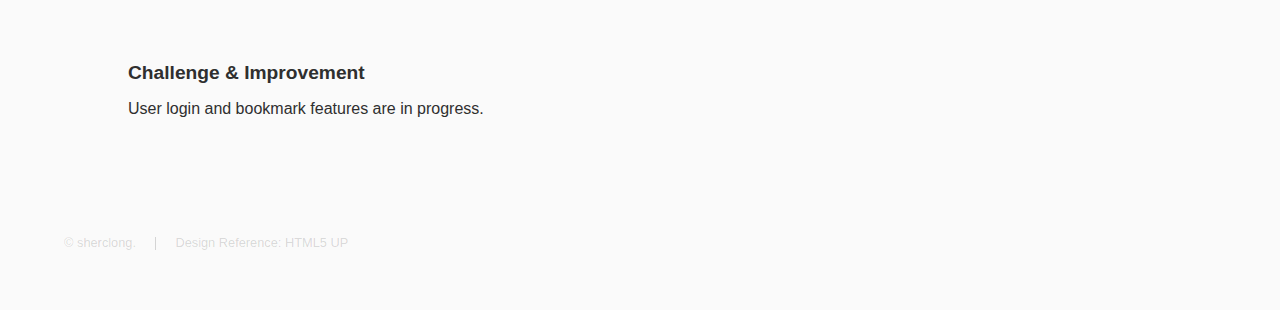
<file: nombook.html>
<!DOCTYPE HTML>
<html>
	<head>
		<title>Sher Long - Nombook</title>
		<meta charset="utf-8" />
		<meta name="viewport" content="width=device-width, initial-scale=1, user-scalable=no" />
		<link rel="stylesheet" href="assets/css/main.css" />
		<link rel="icon" type="image/x-icon" href="images/favicon.png">
		<noscript><link rel="stylesheet" href="assets/css/noscript.css" /></noscript>
		<link rel="stylesheet" href="https://fonts.googleapis.com/css?family=Ubuntu">
	</head>
	<body class="is-preload">

		<!-- Header -->
			<header id="header">
				<a href="index.html"><h3>&larr; SHER LONG</h3></a>
			</header>

		<!-- Wrapper -->
			<div id="wrapper">
				<!-- Main -->
					<section id="main" class="wrapper">
						<div class="inner1">
							<div class="banner1">
								<h2>Nombook Recipe Website</h2>
								<p><span class="image right"><img src="images/nom3.png" alt="" /></span>
									Let's get to the point. What ingredients do you have &rarr; what else do you need &rarr; how to cook it &rarr; time to eat.
									<p><b>Roles:</b> </br>Programmer, Designer</p>
									<p><b>Skills:</b> </br>SwiftUI, HTML/CSS, JavaScript, Figma</p>
									<p><b>Goals:</b> </br>Create an easy to use recipe searching platform</p>
								</p>
							</div>
							<div class="body1">
								<h3>Ingredient Search</h3>
								<p>Bean sprouts are going bad in your fridge? Find a recipe for it real quick.
								</p>
								<div class="row gtr-uniform" style="max-width: 50%">
									<div class="col-4"><span class="image fit"><img src="images/load in.png" alt="" /></span></div>
									<div class="col-4"><span class="image fit"><img src="images/home.png" alt="" /></span></div>
									<div class="col-4"><span class="image fit"><img src="images/search.png" alt="" /></span></div>
								</div>
							</div>
							<div class="body1">
								<h3>Unit Conversion</h3>
								<p>No need to bust out a calculator to find out how many tablespoons are in 150ml. Quantity automatically adjust with portion size change.</p>
								<div class="row gtr-uniform">
									<div class="col-4"><span class="image fit"><img src="images/search result.png" alt="" /></span></div>
									<div class="col-4"><span class="image fit"><img src="images/recipe.png" alt="" /></span></div>
									<div class="col-4"><span class="image fit"><img src="images/recipe2.png" alt="" /></span></div>
								</div>
							</div>
							<div class="body1">
								<h3>Challenge & Improvement</h3>
								<p>User login and bookmark features are in progress.</p>
							</div>
							<!-- <div style="text-align: center; padding: 4em"><a href="https://github.com/sherclong/nombook" target="_blank" rel="noopener noreferrer" class="button">See this project on Github</a></div> -->
						</div>
					</section>

			</div>

		<!-- Footer -->
			<footer id="footer" class="wrapper alt">
				<div class="inner">
					<ul class="menu">
						<li>&copy; sherclong. </li><li>Design Reference: HTML5 UP</li>
					</ul>
				</div>
			</footer>

		<!-- Scripts -->
			<script src="assets/js/jquery.min.js"></script>
			<script src="assets/js/jquery.scrollex.min.js"></script>
			<script src="assets/js/jquery.scrolly.min.js"></script>
			<script src="assets/js/browser.min.js"></script>
			<script src="assets/js/breakpoints.min.js"></script>
			<script src="assets/js/util.js"></script>
			<script src="assets/js/main.js"></script>

	</body>
</html>
</file>
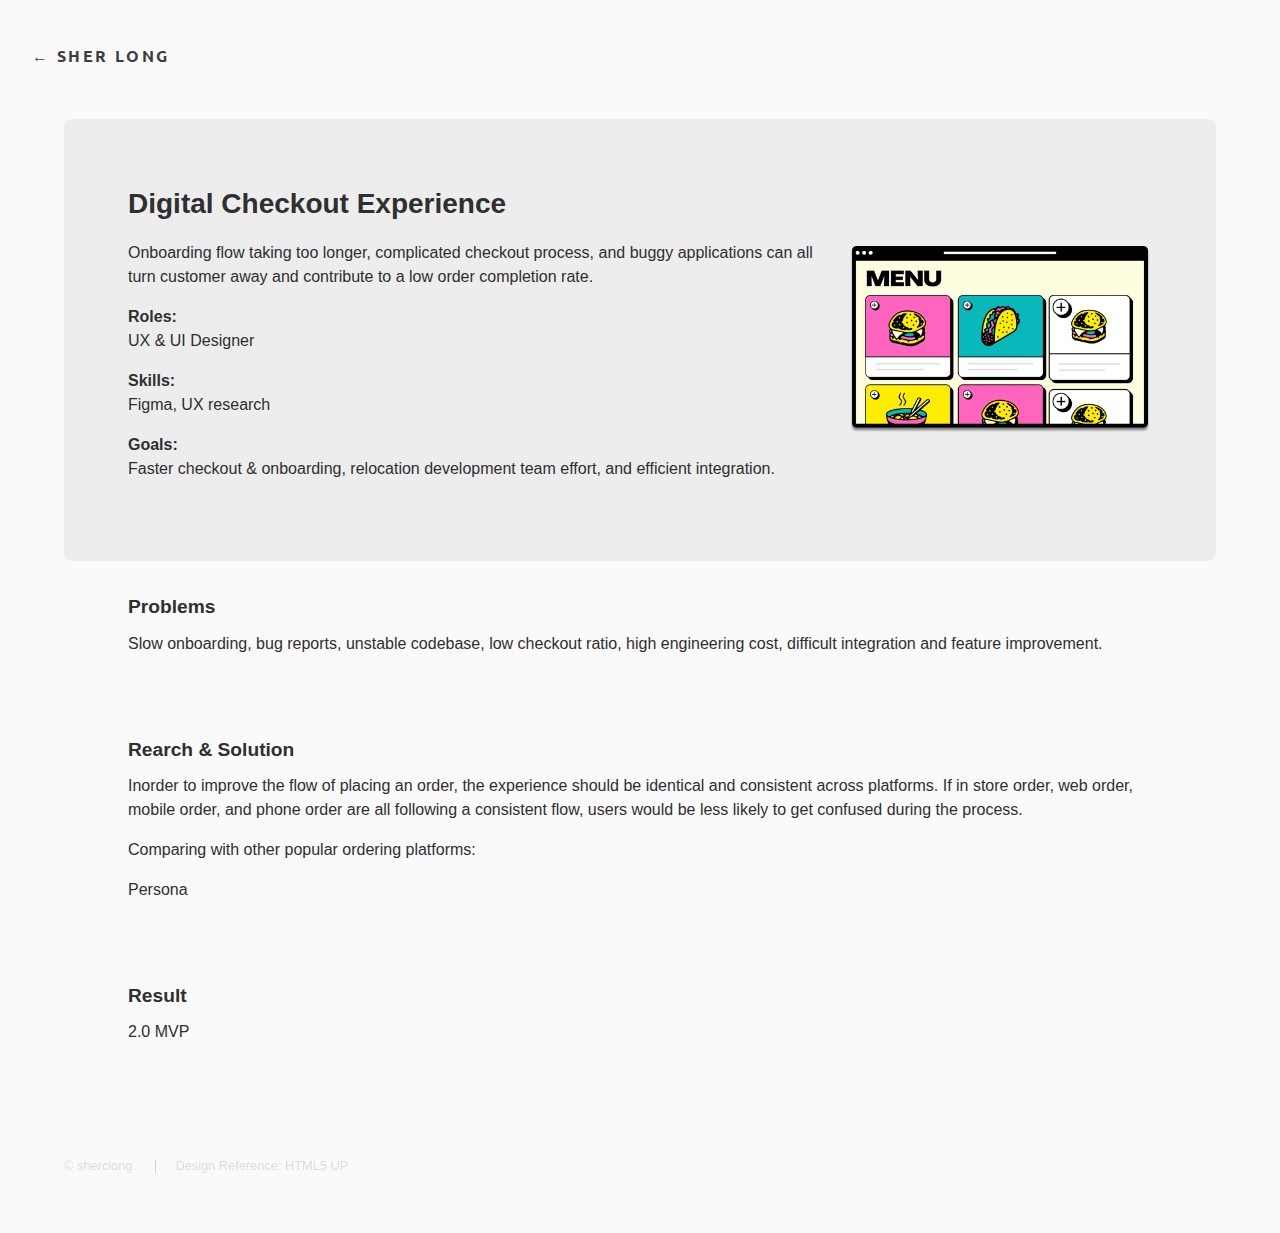
<file: pos.html>
<!DOCTYPE HTML>
<html>
	<head>
		<title>Sher Long - POS Research</title>
		<meta charset="utf-8" />
		<meta name="viewport" content="width=device-width, initial-scale=1, user-scalable=no" />
		<link rel="stylesheet" href="assets/css/main.css" />
		<link rel="icon" type="image/x-icon" href="images/favicon.png">
		<noscript><link rel="stylesheet" href="assets/css/noscript.css" /></noscript>
		<link rel="stylesheet" href="https://fonts.googleapis.com/css?family=Ubuntu">
	</head>
	<body class="is-preload">

		<!-- Header -->
			<header id="header">
				<a href="index.html"><h3>&larr; SHER LONG</h3></a>
			</header>

		<!-- Wrapper -->
			<div id="wrapper">
				<!-- Main -->
					<section id="main" class="wrapper">
						<div class="inner1">
							<div class="banner1">
								<h2>Digital Checkout Experience</h2>
								<p><span class="image right" style="max-width: 30% !important"><img src="images/ux2.png" alt="" /></span>
								<p>Onboarding flow taking too longer, complicated checkout process, and buggy applications can all turn customer away and contribute to a low order completion rate.</p>
								<p><b>Roles:</b> </br>UX & UI Designer</p>
								<p><b>Skills:</b> </br>Figma, UX research</p>
								<p><b>Goals:</b> </br>Faster checkout & onboarding, relocation development team effort, and efficient integration.</p>
							</div>
							<div class="body1">
								<h3>Problems</h3>
								<p>Slow onboarding, bug reports, unstable codebase, low checkout ratio, high engineering cost, difficult integration and feature improvement.</p>
							</div>
							<div class="body1">
								<h3>Rearch & Solution</h3>
								<p>Inorder to improve the flow of placing an order, the experience should be identical and consistent across platforms. If in store order, web order, mobile order, and phone order are all following a consistent flow, users would be less likely to get confused during the process.</p>
								<p>Comparing with other popular ordering platforms:</p>
								<p>Persona</p>
							</div>
							<div class="body1">
								<h3>Result</h3>
								<p>2.0 MVP</p>
							</div>
						</div>
					</section>

			</div>

		<!-- Footer -->
			<footer id="footer" class="wrapper alt">
				<div class="inner">
					<ul class="menu">
						<li>&copy; sherclong. </li><li>Design Reference: HTML5 UP</li>
					</ul>
				</div>
			</footer>

		<!-- Scripts -->
			<script src="assets/js/jquery.min.js"></script>
			<script src="assets/js/jquery.scrollex.min.js"></script>
			<script src="assets/js/jquery.scrolly.min.js"></script>
			<script src="assets/js/browser.min.js"></script>
			<script src="assets/js/breakpoints.min.js"></script>
			<script src="assets/js/util.js"></script>
			<script src="assets/js/main.js"></script>

	</body>
</html>
</file>
<file: assets/css/noscript.css>
/*
	Hyperspace by HTML5 UP
	html5up.net | @ajlkn
	Free for personal and commercial use under the CCA 3.0 license (html5up.net/license)
*/

/* Spotlights */

	.spotlights > section > .image:before {
		opacity: 0 !important;
	}

	.spotlights > section > .content > .inner {
		-moz-transform: none !important;
		-webkit-transform: none !important;
		-ms-transform: none !important;
		transform: none !important;
		opacity: 1 !important;
	}

/* Wrapper */

	.wrapper > .inner {
		opacity: 1 !important;
		-moz-transform: none !important;
		-webkit-transform: none !important;
		-ms-transform: none !important;
		transform: none !important;
	}

/* Sidebar */

	#sidebar > .inner {
		opacity: 1 !important;
	}

	#sidebar nav > ul > li {
		-moz-transform: none !important;
		-webkit-transform: none !important;
		-ms-transform: none !important;
		transform: none !important;
		opacity: 1 !important;
	}
</file>
<file: assets/css/main.css>
@import url(fontawesome-all.min.css);

html, body, div, span, applet, object,
iframe, h1, h2, h3, h4, h5, h6, p, blockquote,
pre, a, abbr, acronym, address, big, cite,
code, del, dfn, em, img, ins, kbd, q, s, samp,
small, strike, strong, sub, sup, tt, var, b,
u, i, center, dl, dt, dd, ol, ul, li, fieldset,
form, label, legend, table, caption, tbody,
tfoot, thead, tr, th, td, article, aside,
canvas, details, embed, figure, figcaption,
footer, header, hgroup, menu, nav, output, ruby,
section, summary, time, mark, audio, video {
	margin: 0;
	padding: 0;
	border: 0;
	font-size: 100%;
	font: inherit;
	vertical-align: baseline;}

article, aside, details, figcaption, figure,
footer, header, hgroup, menu, nav, section {
	display: block;}

body {
	line-height: 1;
}

ol, ul {
	list-style: none;
}

blockquote, q {
	quotes: none;
}

	blockquote:before, blockquote:after, q:before, q:after {
		content: '';
		content: none;
	}

table {
	border-collapse: collapse;
	border-spacing: 0;
}

body {
	-webkit-text-size-adjust: none;
}

mark {
	background-color: transparent;
	color: inherit;
}

input::-moz-focus-inner {
	border: 0;
	padding: 0;
}

input, select, textarea {
	-moz-appearance: none;
	-webkit-appearance: none;
	-ms-appearance: none;
	appearance: none;
}

/* Basic */

	@-ms-viewport {
		width: device-width;
	}

	body {
		-ms-overflow-style: scrollbar;
	}

	@media screen and (max-width: 480px) {

		html, body {
			min-width: 320px;
		}

	}

	html {
		box-sizing: border-box;
	}

	*, *:before, *:after {
		box-sizing: inherit;
	}

	body {
		background: #FAFAFA;
	}

		body.is-preload *, body.is-preload *:before, body.is-preload *:after {
			-moz-animation: none !important;
			-webkit-animation: none !important;
			-ms-animation: none !important;
			animation: none !important;
			-moz-transition: none !important;
			-webkit-transition: none !important;
			-ms-transition: none !important;
			transition: none !important;
		}

/* Type */

	body, input, select, textarea {
		color: #2F2F2F;
		font-family: Arial, Helvetica, sans-serif;
		font-size: 16.5pt;
		font-weight: normal;
		line-height: 1.5;
	}

		@media screen and (max-width: 1680px) {

			body, input, select, textarea {
				font-size: 13pt;
			}

		}

		@media screen and (max-width: 1280px) {

			body, input, select, textarea {
				font-size: 12pt;
			}

		}

		@media screen and (max-width: 360px) {

			body, input, select, textarea {
				font-size: 11pt;
			}

		}

	a {
		-moz-transition: color 0.2s ease, border-bottom-color 0.2s ease;
		-webkit-transition: color 0.2s ease, border-bottom-color 0.2s ease;
		-ms-transition: color 0.2s ease, border-bottom-color 0.2s ease;
		transition: color 0.2s ease, border-bottom-color 0.2s ease;
		border-bottom: dotted 1px rgba(0, 0, 0, 0.35);
		color: inherit;
		text-decoration: none;
	}

		a:hover {
			border-bottom-color: transparent;
			color: rgba(78, 99, 183, 0.75);
		}

	strong, b {
		color: #2F2F2F;
		font-weight: bold;
	}

	em, i {
		font-style: italic;
	}

	p {
		margin: 0 0 1em 0;
	}

	h1, h2, h3, h4, h5, h6 {
		color: #2F2F2F;
		font-weight: bold;
		line-height: 1.5;
		margin: 0 0 0.5em 0;
	}

		h1 a, h2 a, h3 a, h4 a, h5 a, h6 a {
			color: inherit;
			text-decoration: none;
		}

	h1 {
		font-size: 2.75em;
	}

		h1.major {
			margin: 0 0 1.3em 0;
			position: relative;
			padding-bottom: 0.35em;
		}

			h1.major:after {
				background-image: -moz-linear-gradient(to right, #5e42a6, #b74e91);
				background-image: -webkit-linear-gradient(to right, #5e42a6, #b74e91);
				background-image: -ms-linear-gradient(to right, #5e42a6, #b74e91);
				background-image: linear-gradient(to right, #5e42a6, #b74e91);
				-moz-transition: max-width 0.2s ease;
				-webkit-transition: max-width 0.2s ease;
				-ms-transition: max-width 0.2s ease;
				transition: max-width 0.2s ease;
				border-radius: 0.2em;
				bottom: 0;
				content: '';
				height: 0.05em;
				position: absolute;
				right: 0;
				width: 100%;
			}

	h2 {
		font-size: 1.75em;
	}

	h3 {
		font-size: 1.2em;
	}

	h4 {
		font-size: 1em;
	}

	h5 {
		font-size: 0.8em;
	}

	h6 {
		font-size: 0.6em;
	}

	@media screen and (max-width: 736px) {

		h1 {
			font-size: 2em;
		}

		h2 {
			font-size: 1.25em;
		}

		h3 {
			font-size: 1em;
		}

		h4 {
			font-size: 0.8em;
		}

		h5 {
			font-size: 0.6em;
		}

		h6 {
			font-size: 0.6em;
		}

	}

	sub {
		font-size: 0.8em;
		position: relative;
		top: 0.5em;
	}

	sup {
		font-size: 0.8em;
		position: relative;
		top: -0.5em;
	}

	blockquote {
		border-left: solid 4px rgba(0, 0, 0, 0.15);
		font-style: italic;
		margin: 0 0 2em 0;
		padding: 0.5em 0 0.5em 2em;
	}

	code {
		background: rgba(0, 0, 0, 0.05);
		border-radius: 0.25em;
		border: solid 1px rgba(0, 0, 0, 0.15);
		font-family: "Courier New", monospace;
		font-size: 0.9em;
		margin: 0 0.25em;
		padding: 0.25em 0.65em;
	}

	pre {
		-webkit-overflow-scrolling: touch;
		font-family: "Courier New", monospace;
		font-size: 0.9em;
		margin: 0 0 2em 0;
	}

		pre code {
			display: block;
			line-height: 1.75em;
			padding: 1em 1.5em;
			overflow-x: auto;
		}

	hr {
		border: 0;
		border-bottom: solid 1px rgba(0, 0, 0, 0.15);
		margin: 2em 0;
	}

		hr.major {
			margin: 3em 0;
		}

	.align-left {
		text-align: left;
	}

	.align-center {
		text-align: center;
	}

	.align-right {
		text-align: right;
	}

/* Row */

	.row {
		display: flex;
		flex-wrap: wrap;
		box-sizing: border-box;
		align-items: stretch;
	}

		.row > * {
			box-sizing: border-box;
		}

		.row.gtr-uniform > * > :last-child {
			margin-bottom: 0;
		}

		.row.aln-left {
			justify-content: flex-start;
		}

		.row.aln-center {
			justify-content: center;
		}

		.row.aln-right {
			justify-content: flex-end;
		}

		.row.aln-top {
			align-items: flex-start;
		}

		.row.aln-middle {
			align-items: center;
		}

		.row.aln-bottom {
			align-items: flex-end;
		}

		.row > .imp {
			order: -1;
		}

		.row > .col-1 {
			width: 8.33333%;
		}

		.row > .off-1 {
			margin-left: 8.33333%;
		}

		.row > .col-2 {
			width: 16.66667%;
		}

		.row > .off-2 {
			margin-left: 16.66667%;
		}

		.row > .col-3 {
			width: 25%;
		}

		.row > .off-3 {
			margin-left: 25%;
		}

		.row > .col-4 {
			width: 33.33333%;
		}

		.row > .off-4 {
			margin-left: 33.33333%;
		}

		.row > .col-5 {
			width: 41.66667%;
		}

		.row > .off-5 {
			margin-left: 41.66667%;
		}

		.row > .col-6 {
			width: 50%;
		}

		.row > .off-6 {
			margin-left: 50%;
		}

		.row > .col-7 {
			width: 58.33333%;
		}

		.row > .off-7 {
			margin-left: 58.33333%;
		}

		.row > .col-8 {
			width: 66.66667%;
		}

		.row > .off-8 {
			margin-left: 66.66667%;
		}

		.row > .col-9 {
			width: 75%;
		}

		.row > .off-9 {
			margin-left: 75%;
		}

		.row > .col-10 {
			width: 83.33333%;
		}

		.row > .off-10 {
			margin-left: 83.33333%;
		}

		.row > .col-11 {
			width: 91.66667%;
		}

		.row > .off-11 {
			margin-left: 91.66667%;
		}

		.row > .col-12 {
			width: 100%;
		}

		.row > .off-12 {
			margin-left: 100%;
		}

		.row.gtr-0 {
			margin-top: 0;
			margin-left: 0em;
		}

			.row.gtr-0 > * {
				padding: 0 0 0 0em;
			}

			.row.gtr-0.gtr-uniform {
				margin-top: 0em;
			}

				.row.gtr-0.gtr-uniform > * {
					padding-top: 0em;
				}

		.row.gtr-25 {
			margin-top: 0;
			margin-left: -0.375em;
		}

			.row.gtr-25 > * {
				padding: 0 0 0 0.375em;
			}

			.row.gtr-25.gtr-uniform {
				margin-top: -0.375em;
			}

				.row.gtr-25.gtr-uniform > * {
					padding-top: 0.375em;
				}

		.row.gtr-50 {
			margin-top: 0;
			margin-left: -0.75em;
		}

			.row.gtr-50 > * {
				padding: 0 0 0 0.75em;
			}

			.row.gtr-50.gtr-uniform {
				margin-top: -0.75em;
			}

				.row.gtr-50.gtr-uniform > * {
					padding-top: 0.75em;
				}

		.row {
			margin-top: 0;
			margin-left: -1.5em;
		}

			.row > * {
				padding: 0 0 0 1.5em;
			}

			.row.gtr-uniform {
				margin-top: -1.5em;
				max-width: 60% !important;
			}

				.row.gtr-uniform > * {
					padding-top: 1.5em;
				}

		.row.gtr-150 {
			margin-top: 0;
			margin-left: -2.25em;
		}

			.row.gtr-150 > * {
				padding: 0 0 0 2.25em;
			}

			.row.gtr-150.gtr-uniform {
				margin-top: -2.25em;
			}

				.row.gtr-150.gtr-uniform > * {
					padding-top: 2.25em;
				}

		.row.gtr-200 {
			margin-top: 0;
			margin-left: -3em;
		}

			.row.gtr-200 > * {
				padding: 0 0 0 3em;
			}

			.row.gtr-200.gtr-uniform {
				margin-top: -3em;
			}

				.row.gtr-200.gtr-uniform > * {
					padding-top: 3em;
				}

		@media screen and (max-width: 1680px) {

			.row {
				display: flex;
				flex-wrap: wrap;
				box-sizing: border-box;
				align-items: stretch;
			}

				.row > * {
					box-sizing: border-box;
				}

				.row.gtr-uniform > * > :last-child {
					margin-bottom: 0;
				}

				.row.aln-left {
					justify-content: flex-start;
				}

				.row.aln-center {
					justify-content: center;
				}

				.row.aln-right {
					justify-content: flex-end;
				}

				.row.aln-top {
					align-items: flex-start;
				}

				.row.aln-middle {
					align-items: center;
				}

				.row.aln-bottom {
					align-items: flex-end;
				}

				.row > .imp-xlarge {
					order: -1;
				}

				.row > .col-1-xlarge {
					width: 8.33333%;
				}

				.row > .off-1-xlarge {
					margin-left: 8.33333%;
				}

				.row > .col-2-xlarge {
					width: 16.66667%;
				}

				.row > .off-2-xlarge {
					margin-left: 16.66667%;
				}

				.row > .col-3-xlarge {
					width: 25%;
				}

				.row > .off-3-xlarge {
					margin-left: 25%;
				}

				.row > .col-4-xlarge {
					width: 33.33333%;
				}

				.row > .off-4-xlarge {
					margin-left: 33.33333%;
				}

				.row > .col-5-xlarge {
					width: 41.66667%;
				}

				.row > .off-5-xlarge {
					margin-left: 41.66667%;
				}

				.row > .col-6-xlarge {
					width: 50%;
				}

				.row > .off-6-xlarge {
					margin-left: 50%;
				}

				.row > .col-7-xlarge {
					width: 58.33333%;
				}

				.row > .off-7-xlarge {
					margin-left: 58.33333%;
				}

				.row > .col-8-xlarge {
					width: 66.66667%;
				}

				.row > .off-8-xlarge {
					margin-left: 66.66667%;
				}

				.row > .col-9-xlarge {
					width: 75%;
				}

				.row > .off-9-xlarge {
					margin-left: 75%;
				}

				.row > .col-10-xlarge {
					width: 83.33333%;
				}

				.row > .off-10-xlarge {
					margin-left: 83.33333%;
				}

				.row > .col-11-xlarge {
					width: 91.66667%;
				}

				.row > .off-11-xlarge {
					margin-left: 91.66667%;
				}

				.row > .col-12-xlarge {
					width: 100%;
				}

				.row > .off-12-xlarge {
					margin-left: 100%;
				}

				.row.gtr-0 {
					margin-top: 0;
					margin-left: 0em;
				}

					.row.gtr-0 > * {
						padding: 0 0 0 0em;
					}

					.row.gtr-0.gtr-uniform {
						margin-top: 0em;
					}

						.row.gtr-0.gtr-uniform > * {
							padding-top: 0em;
						}

				.row.gtr-25 {
					margin-top: 0;
					margin-left: -0.375em;
				}

					.row.gtr-25 > * {
						padding: 0 0 0 0.375em;
					}

					.row.gtr-25.gtr-uniform {
						margin-top: -0.375em;
					}

						.row.gtr-25.gtr-uniform > * {
							padding-top: 0.375em;
						}

				.row.gtr-50 {
					margin-top: 0;
					margin-left: -0.75em;
				}

					.row.gtr-50 > * {
						padding: 0 0 0 0.75em;
					}

					.row.gtr-50.gtr-uniform {
						margin-top: -0.75em;
					}

						.row.gtr-50.gtr-uniform > * {
							padding-top: 0.75em;
						}

				.row {
					margin-top: 0;
					margin-left: -1.5em;
				}

					.row > * {
						padding: 0 0 0 1.5em;
					}

					.row.gtr-uniform {
						margin-top: -1.5em;
					}

						.row.gtr-uniform > * {
							padding-top: 1.5em;
						}

				.row.gtr-150 {
					margin-top: 0;
					margin-left: -2.25em;
				}

					.row.gtr-150 > * {
						padding: 0 0 0 2.25em;
					}

					.row.gtr-150.gtr-uniform {
						margin-top: -2.25em;
					}

						.row.gtr-150.gtr-uniform > * {
							padding-top: 2.25em;
						}

				.row.gtr-200 {
					margin-top: 0;
					margin-left: -3em;
				}

					.row.gtr-200 > * {
						padding: 0 0 0 3em;
					}

					.row.gtr-200.gtr-uniform {
						margin-top: -3em;
					}

						.row.gtr-200.gtr-uniform > * {
							padding-top: 3em;
						}

		}

		@media screen and (max-width: 1280px) {

			.row {
				display: flex;
				flex-wrap: wrap;
				box-sizing: border-box;
				align-items: stretch;
			}

				.row > * {
					box-sizing: border-box;
				}

				.row.gtr-uniform > * > :last-child {
					margin-bottom: 0;
				}

				.row.aln-left {
					justify-content: flex-start;
				}

				.row.aln-center {
					justify-content: center;
				}

				.row.aln-right {
					justify-content: flex-end;
				}

				.row.aln-top {
					align-items: flex-start;
				}

				.row.aln-middle {
					align-items: center;
				}

				.row.aln-bottom {
					align-items: flex-end;
				}

				.row > .imp-large {
					order: -1;
				}

				.row > .col-1-large {
					width: 8.33333%;
				}

				.row > .off-1-large {
					margin-left: 8.33333%;
				}

				.row > .col-2-large {
					width: 16.66667%;
				}

				.row > .off-2-large {
					margin-left: 16.66667%;
				}

				.row > .col-3-large {
					width: 25%;
				}

				.row > .off-3-large {
					margin-left: 25%;
				}

				.row > .col-4-large {
					width: 33.33333%;
				}

				.row > .off-4-large {
					margin-left: 33.33333%;
				}

				.row > .col-5-large {
					width: 41.66667%;
				}

				.row > .off-5-large {
					margin-left: 41.66667%;
				}

				.row > .col-6-large {
					width: 50%;
				}

				.row > .off-6-large {
					margin-left: 50%;
				}

				.row > .col-7-large {
					width: 58.33333%;
				}

				.row > .off-7-large {
					margin-left: 58.33333%;
				}

				.row > .col-8-large {
					width: 66.66667%;
				}

				.row > .off-8-large {
					margin-left: 66.66667%;
				}

				.row > .col-9-large {
					width: 75%;
				}

				.row > .off-9-large {
					margin-left: 75%;
				}

				.row > .col-10-large {
					width: 83.33333%;
				}

				.row > .off-10-large {
					margin-left: 83.33333%;
				}

				.row > .col-11-large {
					width: 91.66667%;
				}

				.row > .off-11-large {
					margin-left: 91.66667%;
				}

				.row > .col-12-large {
					width: 100%;
				}

				.row > .off-12-large {
					margin-left: 100%;
				}

				.row.gtr-0 {
					margin-top: 0;
					margin-left: 0em;
				}

					.row.gtr-0 > * {
						padding: 0 0 0 0em;
					}

					.row.gtr-0.gtr-uniform {
						margin-top: 0em;
					}

						.row.gtr-0.gtr-uniform > * {
							padding-top: 0em;
						}

				.row.gtr-25 {
					margin-top: 0;
					margin-left: -0.375em;
				}

					.row.gtr-25 > * {
						padding: 0 0 0 0.375em;
					}

					.row.gtr-25.gtr-uniform {
						margin-top: -0.375em;
					}

						.row.gtr-25.gtr-uniform > * {
							padding-top: 0.375em;
						}

				.row.gtr-50 {
					margin-top: 0;
					margin-left: -0.75em;
				}

					.row.gtr-50 > * {
						padding: 0 0 0 0.75em;
					}

					.row.gtr-50.gtr-uniform {
						margin-top: -0.75em;
					}

						.row.gtr-50.gtr-uniform > * {
							padding-top: 0.75em;
						}

				.row {
					margin-top: 0;
					margin-left: -1.5em;
				}

					.row > * {
						padding: 0 0 0 1.5em;
					}

					.row.gtr-uniform {
						margin-top: -1.5em;
					}

						.row.gtr-uniform > * {
							padding-top: 1.5em;
						}

				.row.gtr-150 {
					margin-top: 0;
					margin-left: -2.25em;
				}

					.row.gtr-150 > * {
						padding: 0 0 0 2.25em;
					}

					.row.gtr-150.gtr-uniform {
						margin-top: -2.25em;
					}

						.row.gtr-150.gtr-uniform > * {
							padding-top: 2.25em;
						}

				.row.gtr-200 {
					margin-top: 0;
					margin-left: -3em;
				}

					.row.gtr-200 > * {
						padding: 0 0 0 3em;
					}

					.row.gtr-200.gtr-uniform {
						margin-top: -3em;
					}

						.row.gtr-200.gtr-uniform > * {
							padding-top: 3em;
						}

		}

		@media screen and (max-width: 980px) {

			.row {
				display: flex;
				flex-wrap: wrap;
				box-sizing: border-box;
				align-items: stretch;
			}

				.row > * {
					box-sizing: border-box;
				}

				.row.gtr-uniform > * > :last-child {
					margin-bottom: 0;
				}

				.row.aln-left {
					justify-content: flex-start;
				}

				.row.aln-center {
					justify-content: center;
				}

				.row.aln-right {
					justify-content: flex-end;
				}

				.row.aln-top {
					align-items: flex-start;
				}

				.row.aln-middle {
					align-items: center;
				}

				.row.aln-bottom {
					align-items: flex-end;
				}

				.row > .imp-medium {
					order: -1;
				}

				.row > .col-1-medium {
					width: 8.33333%;
				}

				.row > .off-1-medium {
					margin-left: 8.33333%;
				}

				.row > .col-2-medium {
					width: 16.66667%;
				}

				.row > .off-2-medium {
					margin-left: 16.66667%;
				}

				.row > .col-3-medium {
					width: 25%;
				}

				.row > .off-3-medium {
					margin-left: 25%;
				}

				.row > .col-4-medium {
					width: 33.33333%;
				}

				.row > .off-4-medium {
					margin-left: 33.33333%;
				}

				.row > .col-5-medium {
					width: 41.66667%;
				}

				.row > .off-5-medium {
					margin-left: 41.66667%;
				}

				.row > .col-6-medium {
					width: 50%;
				}

				.row > .off-6-medium {
					margin-left: 50%;
				}

				.row > .col-7-medium {
					width: 58.33333%;
				}

				.row > .off-7-medium {
					margin-left: 58.33333%;
				}

				.row > .col-8-medium {
					width: 66.66667%;
				}

				.row > .off-8-medium {
					margin-left: 66.66667%;
				}

				.row > .col-9-medium {
					width: 75%;
				}

				.row > .off-9-medium {
					margin-left: 75%;
				}

				.row > .col-10-medium {
					width: 83.33333%;
				}

				.row > .off-10-medium {
					margin-left: 83.33333%;
				}

				.row > .col-11-medium {
					width: 91.66667%;
				}

				.row > .off-11-medium {
					margin-left: 91.66667%;
				}

				.row > .col-12-medium {
					width: 100%;
				}

				.row > .off-12-medium {
					margin-left: 100%;
				}

				.row.gtr-0 {
					margin-top: 0;
					margin-left: 0em;
				}

					.row.gtr-0 > * {
						padding: 0 0 0 0em;
					}

					.row.gtr-0.gtr-uniform {
						margin-top: 0em;
					}

						.row.gtr-0.gtr-uniform > * {
							padding-top: 0em;
						}

				.row.gtr-25 {
					margin-top: 0;
					margin-left: -0.375em;
				}

					.row.gtr-25 > * {
						padding: 0 0 0 0.375em;
					}

					.row.gtr-25.gtr-uniform {
						margin-top: -0.375em;
					}

						.row.gtr-25.gtr-uniform > * {
							padding-top: 0.375em;
						}

				.row.gtr-50 {
					margin-top: 0;
					margin-left: -0.75em;
				}

					.row.gtr-50 > * {
						padding: 0 0 0 0.75em;
					}

					.row.gtr-50.gtr-uniform {
						margin-top: -0.75em;
					}

						.row.gtr-50.gtr-uniform > * {
							padding-top: 0.75em;
						}

				.row {
					margin-top: 0;
					margin-left: -1.5em;
				}

					.row > * {
						padding: 0 0 0 1.5em;
					}

					.row.gtr-uniform {
						margin-top: -1.5em;
						max-width: 100% !important;
					}

						.row.gtr-uniform > * {
							padding-top: 1.5em;
						}

				.row.gtr-150 {
					margin-top: 0;
					margin-left: -2.25em;
				}

					.row.gtr-150 > * {
						padding: 0 0 0 2.25em;
					}

					.row.gtr-150.gtr-uniform {
						margin-top: -2.25em;
					}

						.row.gtr-150.gtr-uniform > * {
							padding-top: 2.25em;
						}

				.row.gtr-200 {
					margin-top: 0;
					margin-left: -3em;
				}

					.row.gtr-200 > * {
						padding: 0 0 0 3em;
					}

					.row.gtr-200.gtr-uniform {
						margin-top: -3em;
					}

						.row.gtr-200.gtr-uniform > * {
							padding-top: 3em;
						}

		}

		@media screen and (max-width: 736px) {

			.row {
				display: flex;
				flex-wrap: wrap;
				box-sizing: border-box;
				align-items: stretch;
			}

				.row > * {
					box-sizing: border-box;
				}

				.row.gtr-uniform > * > :last-child {
					margin-bottom: 0;
				}

				.row.aln-left {
					justify-content: flex-start;
				}

				.row.aln-center {
					justify-content: center;
				}

				.row.aln-right {
					justify-content: flex-end;
				}

				.row.aln-top {
					align-items: flex-start;
				}

				.row.aln-middle {
					align-items: center;
				}

				.row.aln-bottom {
					align-items: flex-end;
				}

				.row > .imp-small {
					order: -1;
				}

				.row > .col-1-small {
					width: 8.33333%;
				}

				.row > .off-1-small {
					margin-left: 8.33333%;
				}

				.row > .col-2-small {
					width: 16.66667%;
				}

				.row > .off-2-small {
					margin-left: 16.66667%;
				}

				.row > .col-3-small {
					width: 25%;
				}

				.row > .off-3-small {
					margin-left: 25%;
				}

				.row > .col-4-small {
					width: 33.33333%;
				}

				.row > .off-4-small {
					margin-left: 33.33333%;
				}

				.row > .col-5-small {
					width: 41.66667%;
				}

				.row > .off-5-small {
					margin-left: 41.66667%;
				}

				.row > .col-6-small {
					width: 50%;
				}

				.row > .off-6-small {
					margin-left: 50%;
				}

				.row > .col-7-small {
					width: 58.33333%;
				}

				.row > .off-7-small {
					margin-left: 58.33333%;
				}

				.row > .col-8-small {
					width: 66.66667%;
				}

				.row > .off-8-small {
					margin-left: 66.66667%;
				}

				.row > .col-9-small {
					width: 75%;
				}

				.row > .off-9-small {
					margin-left: 75%;
				}

				.row > .col-10-small {
					width: 83.33333%;
				}

				.row > .off-10-small {
					margin-left: 83.33333%;
				}

				.row > .col-11-small {
					width: 91.66667%;
				}

				.row > .off-11-small {
					margin-left: 91.66667%;
				}

				.row > .col-12-small {
					width: 100%;
				}

				.row > .off-12-small {
					margin-left: 100%;
				}

				.row.gtr-0 {
					margin-top: 0;
					margin-left: 0em;
				}

					.row.gtr-0 > * {
						padding: 0 0 0 0em;
					}

					.row.gtr-0.gtr-uniform {
						margin-top: 0em;
					}

						.row.gtr-0.gtr-uniform > * {
							padding-top: 0em;
						}

				.row.gtr-25 {
					margin-top: 0;
					margin-left: -0.375em;
				}

					.row.gtr-25 > * {
						padding: 0 0 0 0.375em;
					}

					.row.gtr-25.gtr-uniform {
						margin-top: -0.375em;
					}

						.row.gtr-25.gtr-uniform > * {
							padding-top: 0.375em;
						}

				.row.gtr-50 {
					margin-top: 0;
					margin-left: -0.75em;
				}

					.row.gtr-50 > * {
						padding: 0 0 0 0.75em;
					}

					.row.gtr-50.gtr-uniform {
						margin-top: -0.75em;
					}

						.row.gtr-50.gtr-uniform > * {
							padding-top: 0.75em;
						}

				.row {
					margin-top: 0;
					margin-left: -1.5em;
				}

					.row > * {
						padding: 0 0 0 1.5em;
					}

					.row.gtr-uniform {
						margin-top: -1.5em;
					}

						.row.gtr-uniform > * {
							padding-top: 1.5em;
						}

				.row.gtr-150 {
					margin-top: 0;
					margin-left: -2.25em;
				}

					.row.gtr-150 > * {
						padding: 0 0 0 2.25em;
					}

					.row.gtr-150.gtr-uniform {
						margin-top: -2.25em;
					}

						.row.gtr-150.gtr-uniform > * {
							padding-top: 2.25em;
						}

				.row.gtr-200 {
					margin-top: 0;
					margin-left: -3em;
				}

					.row.gtr-200 > * {
						padding: 0 0 0 3em;
					}

					.row.gtr-200.gtr-uniform {
						margin-top: -3em;
					}

						.row.gtr-200.gtr-uniform > * {
							padding-top: 3em;
						}

		}

		@media screen and (max-width: 480px) {

			.row {
				display: flex;
				flex-wrap: wrap;
				box-sizing: border-box;
				align-items: stretch;
			}

				.row > * {
					box-sizing: border-box;
				}

				.row.gtr-unifom {
					max-width: 100% !important;
				}

				.row.gtr-uniform > * > :last-child {
					margin-bottom: 0;
				}

				.row.aln-left {
					justify-content: flex-start;
				}

				.row.aln-center {
					justify-content: center;
				}

				.row.aln-right {
					justify-content: flex-end;
				}

				.row.aln-top {
					align-items: flex-start;
				}

				.row.aln-middle {
					align-items: center;
				}

				.row.aln-bottom {
					align-items: flex-end;
				}

				.row > .imp-xsmall {
					order: -1;
				}

				.row > .col-1-xsmall {
					width: 8.33333%;
				}

				.row > .off-1-xsmall {
					margin-left: 8.33333%;
				}

				.row > .col-2-xsmall {
					width: 16.66667%;
				}

				.row > .off-2-xsmall {
					margin-left: 16.66667%;
				}

				.row > .col-3-xsmall {
					width: 25%;
				}

				.row > .off-3-xsmall {
					margin-left: 25%;
				}

				.row > .col-4-xsmall {
					width: 33.33333%;
				}

				.row > .off-4-xsmall {
					margin-left: 33.33333%;
				}

				.row > .col-5-xsmall {
					width: 41.66667%;
				}

				.row > .off-5-xsmall {
					margin-left: 41.66667%;
				}

				.row > .col-6-xsmall {
					width: 50%;
				}

				.row > .off-6-xsmall {
					margin-left: 50%;
				}

				.row > .col-7-xsmall {
					width: 58.33333%;
				}

				.row > .off-7-xsmall {
					margin-left: 58.33333%;
				}

				.row > .col-8-xsmall {
					width: 66.66667%;
				}

				.row > .off-8-xsmall {
					margin-left: 66.66667%;
				}

				.row > .col-9-xsmall {
					width: 75%;
				}

				.row > .off-9-xsmall {
					margin-left: 75%;
				}

				.row > .col-10-xsmall {
					width: 83.33333%;
				}

				.row > .off-10-xsmall {
					margin-left: 83.33333%;
				}

				.row > .col-11-xsmall {
					width: 91.66667%;
				}

				.row > .off-11-xsmall {
					margin-left: 91.66667%;
				}

				.row > .col-12-xsmall {
					width: 100%;
				}

				.row > .off-12-xsmall {
					margin-left: 100%;
				}

				.row.gtr-0 {
					margin-top: 0;
					margin-left: 0em;
				}

					.row.gtr-0 > * {
						padding: 0 0 0 0em;
					}

					.row.gtr-0.gtr-uniform {
						margin-top: 0em;
					}

						.row.gtr-0.gtr-uniform > * {
							padding-top: 0em;
						}

				.row.gtr-25 {
					margin-top: 0;
					margin-left: -0.375em;
				}

					.row.gtr-25 > * {
						padding: 0 0 0 0.375em;
					}

					.row.gtr-25.gtr-uniform {
						margin-top: -0.375em;
					}

						.row.gtr-25.gtr-uniform > * {
							padding-top: 0.375em;
						}

				.row.gtr-50 {
					margin-top: 0;
					margin-left: -0.75em;
				}

					.row.gtr-50 > * {
						padding: 0 0 0 0.75em;
					}

					.row.gtr-50.gtr-uniform {
						margin-top: -0.75em;
					}

						.row.gtr-50.gtr-uniform > * {
							padding-top: 0.75em;
						}

				.row {
					margin-top: 0;
					margin-left: -1.5em;
				}

					.row > * {
						padding: 0 0 0 1.5em;
					}

					.row.gtr-uniform {
						margin-top: -1.5em;
						max-width: 100% !important;
					}

						.row.gtr-uniform > * {
							padding-top: 1.5em;
						}

				.row.gtr-150 {
					margin-top: 0;
					margin-left: -2.25em;
				}

					.row.gtr-150 > * {
						padding: 0 0 0 2.25em;
					}

					.row.gtr-150.gtr-uniform {
						margin-top: -2.25em;
					}

						.row.gtr-150.gtr-uniform > * {
							padding-top: 2.25em;
						}

				.row.gtr-200 {
					margin-top: 0;
					margin-left: -3em;
				}

					.row.gtr-200 > * {
						padding: 0 0 0 3em;
					}

					.row.gtr-200.gtr-uniform {
						margin-top: -3em;
					}

						.row.gtr-200.gtr-uniform > * {
							padding-top: 3em;
						}

		}

/* Box */

	.box {
		border-radius: 0.25em;
		border: solid 1px rgba(0, 0, 0, 0.15);
		margin-bottom: 2em;
		padding: 1.5em;
	}

		.box > :last-child,
		.box > :last-child > :last-child,
		.box > :last-child > :last-child > :last-child {
			margin-bottom: 0;
		}

		.box.alt {
			border: 0;
			border-radius: 0;
			padding: 0;
		}

/* Button */

	input[type="submit"],
	input[type="reset"],
	input[type="button"],
	button,
	.button {
		-moz-appearance: none;
		-webkit-appearance: none;
		-ms-appearance: none;
		appearance: none;
		-moz-transition: border-color 0.2s ease;
		-webkit-transition: border-color 0.2s ease;
		-ms-transition: border-color 0.2s ease;
		transition: border-color 0.2s ease;
		background-color: transparent;
		border: solid 1px !important;
		border-color: rgba(0, 0, 0, 0.15) !important;
		border-radius: 3em;
		color: #4e63b7 !important;
		cursor: pointer;
		display: inline-block;
		font-size: 0.6em;
		font-weight: bold;
		height: calc(3em + 1px);
		letter-spacing: 0.25em;
		line-height: 3em;
		outline: 0;
		padding: 0 4em;
		position: relative;
		text-align: center;
		text-decoration: none;
		text-transform: uppercase;
		white-space: nowrap;
	}

		input[type="submit"]:after,
		input[type="reset"]:after,
		input[type="button"]:after,
		button:after,
		.button:after {
			-moz-transform: scale(0.25);
			-webkit-transform: scale(0.25);
			-ms-transform: scale(0.25);
			transform: scale(0.25);
			pointer-events: none;
			-moz-transition: opacity 0.2s ease, -moz-transform 0.2s ease;
			-webkit-transition: opacity 0.2s ease, -webkit-transform 0.2s ease;
			-ms-transition: opacity 0.2s ease, -ms-transform 0.2s ease;
			transition: opacity 0.2s ease, transform 0.2s ease;
			background: #2F2F2F;
			border-radius: 3em;
			content: '';
			height: 100%;
			left: 0;
			opacity: 0;
			position: absolute;
			top: 0;
			width: 100%;
		}

		input[type="submit"].icon:before,
		input[type="reset"].icon:before,
		input[type="button"].icon:before,
		button.icon:before,
		.button.icon:before {
			margin-right: 0.75em;
		}

		input[type="submit"].fit,
		input[type="reset"].fit,
		input[type="button"].fit,
		button.fit,
		.button.fit {
			width: 100%;
		}

		input[type="submit"].small,
		input[type="reset"].small,
		input[type="button"].small,
		button.small,
		.button.small {
			font-size: 0.4em;
		}

		input[type="submit"].large,
		input[type="reset"].large,
		input[type="button"].large,
		button.large,
		.button.large {
			font-size: 0.8em;
		}

		input[type="submit"].primary,
		input[type="reset"].primary,
		input[type="button"].primary,
		button.primary,
		.button.primary {
			background-color: #2F2F2F;
			color: #FAFAFA!important;
		}

			input[type="submit"].primary:after,
			input[type="reset"].primary:after,
			input[type="button"].primary:after,
			button.primary:after,
			.button.primary:after {
				display: none;
			}

		input[type="submit"].disabled, input[type="submit"]:disabled,
		input[type="reset"].disabled,
		input[type="reset"]:disabled,
		input[type="button"].disabled,
		input[type="button"]:disabled,
		button.disabled,
		button:disabled,
		.button.disabled,
		.button:disabled {
			cursor: default;
			opacity: 0.5;
			pointer-events: none;
		}

		input[type="submit"]:hover,
		input[type="reset"]:hover,
		input[type="button"]:hover,
		button:hover,
		.button:hover {
			border-color: rgba(78, 99, 183, 0.75) !important;
		}

			input[type="submit"]:hover:after,
			input[type="reset"]:hover:after,
			input[type="button"]:hover:after,
			button:hover:after,
			.button:hover:after {
				opacity: 0.05;
				-moz-transform: scale(1);
				-webkit-transform: scale(1);
				-ms-transform: scale(1);
				transform: scale(1);
			}

			input[type="submit"]:hover:active,
			input[type="reset"]:hover:active,
			input[type="button"]:hover:active,
			button:hover:active,
			.button:hover:active {
				border-color: #2F2F2F !important;
			}

				input[type="submit"]:hover:active:after,
				input[type="reset"]:hover:active:after,
				input[type="button"]:hover:active:after,
				button:hover:active:after,
				.button:hover:active:after {
					opacity: 0.1;
				}

/* Features */

	.features {
		display: -moz-flex;
		display: -webkit-flex;
		display: -ms-flex;
		display: flex;
		-moz-flex-wrap: wrap;
		-webkit-flex-wrap: wrap;
		-ms-flex-wrap: wrap;
		flex-wrap: wrap;
		border-radius: 0.75em;
		background: rgba(0, 0, 0, 0.05);
		margin: 0 0 2em 0;
	}

		.features section {
			padding: 2em 2em 0em 2em ;
			width: 50%;
			border-top: solid 1px rgba(0, 0, 0, 0.1);
			position: relative;
		}

			.features section:nth-child(-n + 2) {
				border-top-width: 0;
			}

			.features section:nth-child(2n) {
				border-left: solid 1px rgba(0, 0, 0, 0.1);
			}

			.features section .icon {
				-moz-transition: opacity 0.5s ease, -moz-transform 0.5s ease;
				-webkit-transition: opacity 0.5s ease, -webkit-transform 0.5s ease;
				-ms-transition: opacity 0.5s ease, -ms-transform 0.5s ease;
				transition: opacity 0.5s ease, transform 0.5s ease;
				-moz-transition-delay: 1s;
				-webkit-transition-delay: 1s;
				-ms-transition-delay: 1s;
				transition-delay: 1s;
				-moz-transform: scale(1);
				-webkit-transform: scale(1);
				-ms-transform: scale(1);
				transform: scale(1);
				position: absolute;
				left: 3em;
				top: 3em;
				opacity: 1;
			}

			.features section:nth-child(1) .icon {
				-moz-transition-delay: 0.15s;
				-webkit-transition-delay: 0.15s;
				-ms-transition-delay: 0.15s;
				transition-delay: 0.15s;
			}

			.features section:nth-child(2) .icon {
				-moz-transition-delay: 0.3s;
				-webkit-transition-delay: 0.3s;
				-ms-transition-delay: 0.3s;
				transition-delay: 0.3s;
			}

			.features section:nth-child(3) .icon {
				-moz-transition-delay: 0.45s;
				-webkit-transition-delay: 0.45s;
				-ms-transition-delay: 0.45s;
				transition-delay: 0.45s;
			}

			.features section:nth-child(4) .icon {
				-moz-transition-delay: 0.6s;
				-webkit-transition-delay: 0.6s;
				-ms-transition-delay: 0.6s;
				transition-delay: 0.6s;
			}

			.features section:nth-child(5) .icon {
				-moz-transition-delay: 0.75s;
				-webkit-transition-delay: 0.75s;
				-ms-transition-delay: 0.75s;
				transition-delay: 0.75s;
			}

			.features section:nth-child(6) .icon {
				-moz-transition-delay: 0.9s;
				-webkit-transition-delay: 0.9s;
				-ms-transition-delay: 0.9s;
				transition-delay: 0.9s;
			}

			.features section:nth-child(7) .icon {
				-moz-transition-delay: 1.05s;
				-webkit-transition-delay: 1.05s;
				-ms-transition-delay: 1.05s;
				transition-delay: 1.05s;
			}

			.features section:nth-child(8) .icon {
				-moz-transition-delay: 1.2s;
				-webkit-transition-delay: 1.2s;
				-ms-transition-delay: 1.2s;
				transition-delay: 1.2s;
			}

			.features section:nth-child(9) .icon {
				-moz-transition-delay: 1.35s;
				-webkit-transition-delay: 1.35s;
				-ms-transition-delay: 1.35s;
				transition-delay: 1.35s;
			}

			.features section:nth-child(10) .icon {
				-moz-transition-delay: 1.5s;
				-webkit-transition-delay: 1.5s;
				-ms-transition-delay: 1.5s;
				transition-delay: 1.5s;
			}

			.features section:nth-child(11) .icon {
				-moz-transition-delay: 1.65s;
				-webkit-transition-delay: 1.65s;
				-ms-transition-delay: 1.65s;
				transition-delay: 1.65s;
			}

			.features section:nth-child(12) .icon {
				-moz-transition-delay: 1.8s;
				-webkit-transition-delay: 1.8s;
				-ms-transition-delay: 1.8s;
				transition-delay: 1.8s;
			}

			.features section:nth-child(13) .icon {
				-moz-transition-delay: 1.95s;
				-webkit-transition-delay: 1.95s;
				-ms-transition-delay: 1.95s;
				transition-delay: 1.95s;
			}

			.features section:nth-child(14) .icon {
				-moz-transition-delay: 2.1s;
				-webkit-transition-delay: 2.1s;
				-ms-transition-delay: 2.1s;
				transition-delay: 2.1s;
			}

			.features section:nth-child(15) .icon {
				-moz-transition-delay: 2.25s;
				-webkit-transition-delay: 2.25s;
				-ms-transition-delay: 2.25s;
				transition-delay: 2.25s;
			}

			.features section:nth-child(16) .icon {
				-moz-transition-delay: 2.4s;
				-webkit-transition-delay: 2.4s;
				-ms-transition-delay: 2.4s;
				transition-delay: 2.4s;
			}

			.features section:nth-child(17) .icon {
				-moz-transition-delay: 2.55s;
				-webkit-transition-delay: 2.55s;
				-ms-transition-delay: 2.55s;
				transition-delay: 2.55s;
			}

			.features section:nth-child(18) .icon {
				-moz-transition-delay: 2.7s;
				-webkit-transition-delay: 2.7s;
				-ms-transition-delay: 2.7s;
				transition-delay: 2.7s;
			}

			.features section:nth-child(19) .icon {
				-moz-transition-delay: 2.85s;
				-webkit-transition-delay: 2.85s;
				-ms-transition-delay: 2.85s;
				transition-delay: 2.85s;
			}

			.features section:nth-child(20) .icon {
				-moz-transition-delay: 3s;
				-webkit-transition-delay: 3s;
				-ms-transition-delay: 3s;
				transition-delay: 3s;
			}

		.features.inactive section .icon {
			-moz-transform: scale(0.5);
			-webkit-transform: scale(0.5);
			-ms-transform: scale(0.5);
			transform: scale(0.5);
			opacity: 0;
		}

		@media screen and (max-width: 980px) {

			.features {
				display: block;
			}

				.features section {
					border-top-width: 1px !important;
					border-left-width: 0 !important;
					width: 100%;
				}

					.features section:first-child {
						border-top-width: 0 !important;
					}

		}

		@media screen and (max-width: 736px) {

			.features section {
				padding: 1.5em 1.5em 1.5em 1.5em ;
			}

				.features section .icon {
					left: 1.5em;
					top: 2em;
				}

		}

		@media screen and (max-width: 480px) {

			.features section {
				padding: 1.5em 1.5em 1.5em 1.5em ;
			}

				.features section .icon {
					left: 0;
					position: relative;
					top: 0;
				}

		}

/* Form */

	form {
		margin: 0 0 2em 0;
	}

		form > :last-child {
			margin-bottom: 0;
		}

		form > .fields {
			display: -moz-flex;
			display: -webkit-flex;
			display: -ms-flex;
			display: flex;
			-moz-flex-wrap: wrap;
			-webkit-flex-wrap: wrap;
			-ms-flex-wrap: wrap;
			flex-wrap: wrap;
			width: calc(100% + 3em);
			margin: -1.5em 0 2em -1.5em;
		}

			form > .fields > .field {
				-moz-flex-grow: 0;
				-webkit-flex-grow: 0;
				-ms-flex-grow: 0;
				flex-grow: 0;
				-moz-flex-shrink: 0;
				-webkit-flex-shrink: 0;
				-ms-flex-shrink: 0;
				flex-shrink: 0;
				padding: 1.5em 0 0 1.5em;
				width: calc(100% - 1.5em);
			}

				form > .fields > .field.half {
					width: calc(50% - 0.75em);
				}

				form > .fields > .field.third {
					width: calc(100%/3 - 0.5em);
				}

				form > .fields > .field.quarter {
					width: calc(25% - 0.375em);
				}

		@media screen and (max-width: 480px) {

			form > .fields {
				width: calc(100% + 3em);
				margin: -1.5em 0 2em -1.5em;
			}

				form > .fields > .field {
					padding: 1.5em 0 0 1.5em;
					width: calc(100% - 1.5em);
				}

					form > .fields > .field.half {
						width: calc(100% - 1.5em);
					}

					form > .fields > .field.third {
						width: calc(100% - 1.5em);
					}

					form > .fields > .field.quarter {
						width: calc(100% - 1.5em);
					}

		}

	label {
		color: #2F2F2F;
		font-weight: bold;
		line-height: 1.5;
		margin: 0 0 0.7em 0;
		display: block;
		font-size: 1.1em;
	}

	input[type="text"],
	input[type="password"],
	input[type="email"],
	input[type="tel"],
	select,
	textarea {
		-moz-appearance: none;
		-webkit-appearance: none;
		-ms-appearance: none;
		appearance: none;
		background: rgba(0, 0, 0, 0.05);
		border-radius: 0.25em;
		border: none;
		border: solid 1px rgba(0, 0, 0, 0.15);
		color: inherit;
		display: block;
		outline: 0;
		padding: 0 1em;
		text-decoration: none;
		width: 100%;
	}

		input[type="text"]:invalid,
		input[type="password"]:invalid,
		input[type="email"]:invalid,
		input[type="tel"]:invalid,
		select:invalid,
		textarea:invalid {
			box-shadow: none;
		}

		input[type="text"]:focus,
		input[type="password"]:focus,
		input[type="email"]:focus,
		input[type="tel"]:focus,
		select:focus,
		textarea:focus {
			border-color: #2F2F2F;
			box-shadow: 0 0 0 1px #2F2F2F;
		}

	select {
		background: rgba(0, 0, 0, 0.15);
		background-size: 1.25rem;
		background-repeat: no-repeat;
		background-position: calc(100% - 1rem) center;
		height: 2.75em;
		padding-right: 2.75em;
		text-overflow: ellipsis;
	}

		select option {
			color: #2F2F2F;
			background: #FAFAFA;
		}

		select:focus::-ms-value {
			background-color: transparent;
		}

		select::-ms-expand {
			display: none;
		}

	input[type="text"],
	input[type="password"],
	input[type="email"],
	select {
		height: 2.75em;
	}

	textarea {
		padding: 0.75em 1em;
	}

		body.is-ie textarea {
			min-height: 10em;
		}

	input[type="checkbox"],
	input[type="radio"] {
		-moz-appearance: none;
		-webkit-appearance: none;
		-ms-appearance: none;
		appearance: none;
		display: block;
		float: left;
		margin-right: -2em;
		opacity: 0;
		width: 1em;
		z-index: -1;
	}

		input[type="checkbox"] + label,
		input[type="radio"] + label {
			text-decoration: none;
			color: rgba(0, 0, 0, 0.55);
			cursor: pointer;
			display: inline-block;
			font-size: 1em;
			font-weight: normal;
			padding-left: 2.4em;
			padding-right: 0.75em;
			position: relative;
		}

			input[type="checkbox"] + label:before,
			input[type="radio"] + label:before {
				-moz-osx-font-smoothing: grayscale;
				-webkit-font-smoothing: antialiased;
				display: inline-block;
				font-style: normal;
				font-variant: normal;
				text-rendering: auto;
				line-height: 1;
				text-transform: none !important;
				font-family: 'Font Awesome 5 Free';
				font-weight: 900;
			}

			input[type="checkbox"] + label:before,
			input[type="radio"] + label:before {
				background: rgba(0, 0, 0, 0.05);
				border-radius: 0.25em;
				border: solid 1px rgba(0, 0, 0, 0.15);
				content: '';
				display: inline-block;
				font-size: 0.8em;
				height: 2.0625em;
				left: 0;
				line-height: 2.0625em;
				position: absolute;
				text-align: center;
				top: 0;
				width: 2.0625em;
			}

		input[type="checkbox"]:checked + label:before,
		input[type="radio"]:checked + label:before {
			background: #2F2F2F;
			border-color: #2F2F2F;
			color: #b74e91;
			content: '\f00c';
		}

		input[type="checkbox"]:focus + label:before,
		input[type="radio"]:focus + label:before {
			border-color: #2F2F2F;
			box-shadow: 0 0 0 1px #2F2F2F;
		}

	input[type="checkbox"] + label:before {
		border-radius: 0.25em;
	}

	input[type="radio"] + label:before {
		border-radius: 100%;
	}

	::-webkit-input-placeholder {
		color: rgba(0, 0, 0, 0.35) !important;
		opacity: 1.0;
	}

	:-moz-placeholder {
		color: rgba(0, 0, 0, 0.35) !important;
		opacity: 1.0;
	}

	::-moz-placeholder {
		color: rgba(0, 0, 0, 0.35) !important;
		opacity: 1.0;
	}

	:-ms-input-placeholder {
		color: rgba(0, 0, 0, 0.35) !important;
		opacity: 1.0;
	}

/* Icon */

	.icon {
		text-decoration: none;
		border-bottom: none;
		position: relative;
	}

		.icon:before {
			-moz-osx-font-smoothing: grayscale;
			-webkit-font-smoothing: antialiased;
			display: inline-block;
			font-style: normal;
			font-variant: normal;
			text-rendering: auto;
			line-height: 1;
			text-transform: none !important;
			font-family: 'Font Awesome 5 Free';
			font-weight: 400;
		}

		.icon > .label {
			display: none;
		}

		.icon:before {
			line-height: inherit;
		}

		.icon.solid:before {
			font-weight: 900;
		}

		.icon.brands:before {
			font-family: 'Font Awesome 5 Brands';
		}

		.icon.major {
			width: 2.5em;
			height: 2.5em;
			display: block;
			background: #2F2F2F;
			border-radius: 100%;
			color: #FAFAFA;
			text-align: center;
			line-height: 2.5em;
			margin: 0 0 1.3em 0;
		}

			.icon.major:before {
				font-size: 1.25em;
			}

				.wrapper.style1 .icon.major:before {
					color: #5e42a6;
				}

				.wrapper.style1-alt .icon.major:before {
					color: #493382;
				}

				.wrapper.style2 .icon.major:before {
					color: #5052b5;
				}

				.wrapper.style2-alt .icon.major:before {
					color: #3e4094;
				}

				.wrapper.style3 .icon.major:before {
					color: #7A7A7A;
				}

				.wrapper.style3-alt .icon.major:before {
					color: #7A7A7A;
				}

/* Image */

	.image {
		border-radius: 0.25em;
		border: 0;
		display: inline-block;
		position: relative;
	}

		.image img {
			border-radius: 0.25em;
			display: block;
		}

		.image.left, .image.right {
			max-width: 40%;
		}

			.image.left img, .image.right img {
				width: 100%;
			}

		.image.left {
			float: left;
			margin: 0 1.5em 1em 0;
			top: 0.25em;
			max-width: 30%;
		}

		.image.right {
			float: right;
			margin: 0 0 1em 1.5em;
			top: 0.25em;
		}

		.image.fit {
			display: block;
			margin: 0 0 2em 0;
			width: 100%;
		}

			.image.fit img {
				width: 100%;
			}

		.image.main {
			display: block;
			margin: 0 0 3em 0;
			width: 100%;
		}

			.image.main img {
				width: 100%;
			}

/* List */

	ol {
		list-style: decimal;
		margin: 0 0 2em 0;
		padding-left: 1.25em;
	}

		ol li {
			padding-left: 0.25em;
		}

	ul {
		list-style: disc;
		margin: 0 0 2em 0;
		padding-left: 1em;
	}

		ul li {
			padding-left: 0.5em;
		}

		ul.alt {
			list-style: none;
			padding-left: 0;
		}

			ul.alt li {
				border-top: solid 1px rgba(0, 0, 0, 0.15);
				padding: 0.5em 0;
			}

				ul.alt li:first-child {
					border-top: 0;
					padding-top: 0;
				}

	dl {
		margin: 0 0 2em 0;
	}

		dl dt {
			display: block;
			font-weight: bold;
			margin: 0 0 1em 0;
		}

		dl dd {
			margin-left: 2em;
		}

/* Actions */

	ul.actions {
		display: -moz-flex;
		display: -webkit-flex;
		display: -ms-flex;
		display: flex;
		cursor: default;
		list-style: none;
		margin-left: -1em;
		padding-left: 0;
		vertical-align: middle;
	}

		ul.actions li {
			padding: 0 0 0 1em;
			vertical-align: middle;
		}

		ul.actions.special {
			-moz-justify-content: center;
			-webkit-justify-content: center;
			-ms-justify-content: center;
			justify-content: center;
			width: 100%;
			margin-left: 0;
		}

			ul.actions.special li:first-child {
				padding-left: 0;
			}

		ul.actions.stacked {
			-moz-flex-direction: column;
			-webkit-flex-direction: column;
			-ms-flex-direction: column;
			flex-direction: column;
			margin-left: 0;
		}

			ul.actions.stacked li {
				padding: 1.3em 0 0 0;
			}

				ul.actions.stacked li:first-child {
					padding-top: 0;
				}

		ul.actions.fit {
			width: calc(100% + 1em);
		}

			ul.actions.fit li {
				-moz-flex-grow: 1;
				-webkit-flex-grow: 1;
				-ms-flex-grow: 1;
				flex-grow: 1;
				-moz-flex-shrink: 1;
				-webkit-flex-shrink: 1;
				-ms-flex-shrink: 1;
				flex-shrink: 1;
				width: 100%;
			}

				ul.actions.fit li > * {
					width: 100%;
				}

			ul.actions.fit.stacked {
				width: 100%;
			}

		@media screen and (max-width: 480px) {

			ul.actions:not(.fixed) {
				-moz-flex-direction: column;
				-webkit-flex-direction: column;
				-ms-flex-direction: column;
				flex-direction: column;
				margin-left: 0;
				width: 100% !important;
			}

				ul.actions:not(.fixed) li {
					-moz-flex-grow: 1;
					-webkit-flex-grow: 1;
					-ms-flex-grow: 1;
					flex-grow: 1;
					-moz-flex-shrink: 1;
					-webkit-flex-shrink: 1;
					-ms-flex-shrink: 1;
					flex-shrink: 1;
					padding: 1em 0 0 0;
					text-align: center;
					width: 100%;
				}

					ul.actions:not(.fixed) li > * {
						width: 100%;
					}

					ul.actions:not(.fixed) li:first-child {
						padding-top: 0;
					}

					ul.actions:not(.fixed) li input[type="submit"],
					ul.actions:not(.fixed) li input[type="reset"],
					ul.actions:not(.fixed) li input[type="button"],
					ul.actions:not(.fixed) li button,
					ul.actions:not(.fixed) li .button {
						width: 100%;
					}

						ul.actions:not(.fixed) li input[type="submit"].icon:before,
						ul.actions:not(.fixed) li input[type="reset"].icon:before,
						ul.actions:not(.fixed) li input[type="button"].icon:before,
						ul.actions:not(.fixed) li button.icon:before,
						ul.actions:not(.fixed) li .button.icon:before {
							margin-left: -0.5rem;
						}

		}

/* Contact */

	ul.contact {
		list-style: none;
		padding: 0;
	}

		ul.contact > li {
			padding: 0;
			margin: 1.5em 0 0 0;
		}

			ul.contact > li:first-child {
				margin-top: 0;
			}

/* Icons */

	ul.icons {
		cursor: default;
		list-style: none;
		padding-left: 0;
	}

		ul.icons li {
			display: inline-block;
			padding: 0 0.75em 0 0;
		}

			ul.icons li:last-child {
				padding-right: 0;
			}

			ul.icons li > a, ul.icons li > span {
				border: 0;
			}

				ul.icons li > a .label, ul.icons li > span .label {
					display: none;
				}

/* Menu */

	ul.menu {
		list-style: none;
		padding: 0;
	}

		ul.menu > li {
			border-left: solid 1px rgba(0, 0, 0, 0.15);
			display: inline-block;
			line-height: 1;
			margin-left: 1.5em;
			padding: 0 0 0 1.5em;
		}

			ul.menu > li:first-child {
				border-left: 0;
				margin: 0;
				padding-left: 0;
			}

		@media screen and (max-width: 480px) {

			ul.menu > li {
				border-left: 0;
				display: block;
				line-height: inherit;
				margin: 0.5em 0 0 0;
				padding-left: 0;
			}

		}

/* Section/Article */

	section.special, article.special {
		text-align: center;
	}

	header p {
		color: rgba(0, 0, 0, 0.35);
		position: relative;
		margin: 0 0 1.5em 0;
	}

	header h2 + p {
		font-size: 1.25em;
		margin-top: -1em;
		line-height: 1.5em;
	}

	header h3 + p {
		font-size: 1.1em;
		margin-top: -0.8em;
		line-height: 1.5em;
	}

	header h4 + p,
	header h5 + p,
	header h6 + p {
		font-size: 0.9em;
		margin-top: -0.6em;
		line-height: 1.5em;
	}

/* Split */

	.split {
		display: -moz-flex;
		display: -webkit-flex;
		display: -ms-flex;
		display: flex;
	}

		.split > * {
			width: calc(50% - 2.5em);
		}

		.split > :nth-child(2n - 1) {
			padding-right: 2.5em;
			border-right: solid 1px rgba(0, 0, 0, 0.15);
		}

		.split > :nth-child(2n) {
			padding-left: 2.5em;
		}

		.split.style1 > :nth-child(2n - 1) {
			width: calc(66.66666% - 2.5em);
		}

		.split.style1 > :nth-child(2n) {
			width: calc(33.33333% - 2.5em);
		}

		@media screen and (max-width: 1680px) {

			.split > * {
				width: calc(50% - 2em);
			}

			.split > :nth-child(2n - 1) {
				padding-right: 2em;
			}

			.split > :nth-child(2n) {
				padding-left: 2em;
			}

			.split.style1 > :nth-child(2n - 1) {
				width: calc(66.66666% - 2em);
			}

			.split.style1 > :nth-child(2n) {
				width: calc(33.33333% - 2em);
			}

		}

		@media screen and (max-width: 980px) {

			.split {
				display: block;
			}

				.split > * {
					border-top: solid 1px rgba(0, 0, 0, 0.15);
					margin: 4em 0 0 0;
					padding: 4em 0 0 0;
					width: 100% !important;
				}

				.split > :nth-child(2n - 1) {
					border-right: 0;
					padding-right: 0;
				}

				.split > :nth-child(2n) {
					padding-left: 0;
				}

				.split > :first-child {
					border-top: 0;
					margin-top: 0;
					padding-top: 0;
				}

		}

		@media screen and (max-width: 736px) {

			.split > * {
				margin: 3em 0 0 0;
				padding: 3em 0 0 0;
			}

		}

/* Spotlights */

	.spotlights > section {
		display: -moz-flex;
		display: -webkit-flex;
		display: -ms-flex;
		display: flex;
		-moz-flex-direction: row;
		-webkit-flex-direction: row;
		-ms-flex-direction: row;
		flex-direction: row;
		min-height: 22.5em;
	}

		body.is-ie .spotlights > section {
			min-height: 0;
		}

		.spotlights > section > .image {
			background-position: center center;
			background-size: cover;
			border-radius: 0;
			display: block;
			position: relative;
			width: 25em;
		}

			.spotlights > section > .image img {
				border-radius: 0;
				display: block;
			}

			.spotlights > section > .image:before {
				-moz-transition: opacity 1s ease;
				-webkit-transition: opacity 1s ease;
				-ms-transition: opacity 1s ease;
				transition: opacity 1s ease;
				background: rgba(49, 36, 80, 0.9);
				content: '';
				display: block;
				height: 100%;
				left: 0;
				opacity: 0;
				position: absolute;
				top: 0;
				width: 100%;
			}

		.spotlights > section > .content {
			padding: 4em 5em 2em 5em ;
			display: -moz-flex;
			display: -webkit-flex;
			display: -ms-flex;
			display: flex;
			-moz-flex-direction: column;
			-webkit-flex-direction: column;
			-ms-flex-direction: column;
			flex-direction: column;
			-moz-justify-content: center;
			-webkit-justify-content: center;
			-ms-justify-content: center;
			justify-content: center;
			width: 50em;
			-ms-flex: 1;
		}

			.spotlights > section > .content > .inner {
				-moz-transform: translateX(0) translateY(0);
				-webkit-transform: translateX(0) translateY(0);
				-ms-transform: translateX(0) translateY(0);
				transform: translateX(0) translateY(0);
				-moz-transition: opacity 1s ease, -moz-transform 1s ease;
				-webkit-transition: opacity 1s ease, -webkit-transform 1s ease;
				-ms-transition: opacity 1s ease, -ms-transform 1s ease;
				transition: opacity 1s ease, transform 1s ease;
				opacity: 1;
			}

		.spotlights > section:nth-child(2) {
			background-color: rgba(0, 0, 0, 0.05);
		}

		.spotlights > section:nth-child(3) {
			background-color: rgba(0, 0, 0, 0.1);
		}

		.spotlights > section.inactive > .image:before,
		body.is-preload .spotlights > section > .image:before {
			opacity: 1;
		}

		.spotlights > section.inactive > .content > .inner,
		body.is-preload .spotlights > section > .content > .inner {
			-moz-transform: translateX(-1em);
			-webkit-transform: translateX(-1em);
			-ms-transform: translateX(-1em);
			transform: translateX(-1em);
			opacity: 0;
		}

		@media screen and (max-width: 1680px) {

			.spotlights > section > .content {
				padding: 4em 4em 2em 4em ;
			}

		}

		@media screen and (max-width: 980px) {

			.spotlights > section {
				display: block;
			}

				.spotlights > section > .image {
					width: 30%;
					height: 50vh;
				}

				.spotlights > section > .content {
					width: 100%;
				}

				.spotlights > section.inactive > .content > .inner,
				body.is-preload .spotlights > section > .content > .inner {
					-moz-transform: translateY(1em);
					-webkit-transform: translateY(1em);
					-ms-transform: translateY(1em);
					transform: translateY(1em);
				}

		}

		@media screen and (max-width: 736px) {

			.spotlights > section > .image {
				height: 50vh;
				min-height: 15em;
			}

			.spotlights > section > .content {
				padding: 3em 2em 1em 2em ;
			}

		}

/* Table */

	.table-wrapper {
		-webkit-overflow-scrolling: touch;
		overflow-x: auto;
	}

	table {
		margin: 0 0 2em 0;
		width: 100%;
	}

		table tbody tr {
			border: solid 1px rgba(0, 0, 0, 0.15);
			border-left: 0;
			border-right: 0;
		}

			table tbody tr:nth-child(2n + 1) {
				background-color: rgba(0, 0, 0, 0.05);
			}

		table td {
			padding: 0.75em 0.75em;
		}

		table th {
			color: #2F2F2F;
			font-size: 1em;
			font-weight: bold;
			padding: 0 0.75em 0.75em 0.75em;
			text-align: left;
		}

		table thead {
			border-bottom: solid 2px rgba(0, 0, 0, 0.15);
		}

		table tfoot {
			border-top: solid 2px rgba(0, 0, 0, 0.15);
		}

		table.alt {
			border-collapse: separate;
		}

			table.alt tbody tr td {
				border: solid 1px rgba(0, 0, 0, 0.15);
				border-left-width: 0;
				border-top-width: 0;
			}

				table.alt tbody tr td:first-child {
					border-left-width: 1px;
				}

			table.alt tbody tr:first-child td {
				border-top-width: 1px;
			}

			table.alt thead {
				border-bottom: 0;
			}

			table.alt tfoot {
				border-top: 0;
			}

/* Wrapper */

	.wrapper {
		position: relative;
	}

		.wrapper > .inner {
			padding: 5em 5em 3em 5em ;
			max-width: 100%;
			width: 75em;
		}

		.wrapper > .inner1 {
			padding: 0em 5em 0em 5em ;
			max-width: 100%;
			width: 75em;
		}

		.wrapper > .inner1 > .banner1 {
			background-color: rgba(0, 0, 0, 0.05);
			padding: 4em;
			border-radius: 8px;
			width: 100%;
			overflow: auto;
		}

		.wrapper > .inner1 > .body1 {
			padding: 2em 4em 2em 4em;
		}

			@media screen and (max-width: 1680px) {

				.wrapper > .inner {
					padding: 4em 4em 2em 4em ;
				}

				.wrapper > .inner1 {
					padding: 0em 4em 0em 4em ;
				}

			}

			@media screen and (max-width: 1280px) {

				.wrapper > .inner {
					width: 100%;
				}

				.wrapper > .inner1 {
					width: 100%;
				}

			}

			@media screen and (max-width: 736px) {

				.wrapper > .inner {
					padding: 3em 2em 1em 2em ;
				}

				.wrapper > .inner1 {
					padding: 0em 2em 0em 2em ;
				}

			}

		.wrapper.alt {
			background-color: #FAFAFA;
		}

		.wrapper.style1 {
			background-color: #FAFAFA;
		}

		.wrapper.style1-alt {
			background-color: #FAFAFA;
		}

		.wrapper.style2 {
			background-color: #FAFAFA;
		}

		.wrapper.style2-alt {
			background-color: #FAFAFA;
		}

		.wrapper.style3 {
			background-color: #FAFAFA;
		}

		.wrapper.style3-alt {
			background-color: #FAFAFA;
		}

		.wrapper.fullscreen {
			display: -moz-flex;
			display: -webkit-flex;
			display: -ms-flex;
			display: flex;
			-moz-flex-direction: column;
			-webkit-flex-direction: column;
			-ms-flex-direction: column;
			flex-direction: column;
			-moz-justify-content: center;
			-webkit-justify-content: center;
			-ms-justify-content: center;
			justify-content: center;
			min-height: 100vh;
		}

			body.is-ie .wrapper.fullscreen {
				height: 100vh;
			}

			@media screen and (max-width: 1280px) {

				.wrapper.fullscreen {
					min-height: calc(100vh - 2.5em);
				}

					body.is-ie .wrapper.fullscreen {
						height: calc(100vh - 2.5em);
					}

			}

			@media screen and (max-width: 736px) {

				.wrapper.fullscreen {
					padding: 2em 0;
					min-height: 0;
				}

					body.is-ie .wrapper.fullscreen {
						height: auto;
					}

			}

		.wrapper.fade-up > .inner {
			-moz-transform: translateY(0);
			-webkit-transform: translateY(0);
			-ms-transform: translateY(0);
			transform: translateY(0);
			-moz-transition: opacity 1s ease, -moz-transform 1s ease;
			-webkit-transition: opacity 1s ease, -webkit-transform 1s ease;
			-ms-transition: opacity 1s ease, -ms-transform 1s ease;
			transition: opacity 1s ease, transform 1s ease;
			opacity: 1.0;
		}

		.wrapper.fade-up.inactive > .inner,
		body.is-preload .wrapper.fade-up > .inner {
			opacity: 0;
			-moz-transform: translateY(1em);
			-webkit-transform: translateY(1em);
			-ms-transform: translateY(1em);
			transform: translateY(1em);
		}

		.wrapper.fade-down > .inner {
			-moz-transform: translateY(0);
			-webkit-transform: translateY(0);
			-ms-transform: translateY(0);
			transform: translateY(0);
			-moz-transition: opacity 1s ease, -moz-transform 1s ease;
			-webkit-transition: opacity 1s ease, -webkit-transform 1s ease;
			-ms-transition: opacity 1s ease, -ms-transform 1s ease;
			transition: opacity 1s ease, transform 1s ease;
			opacity: 1.0;
		}

		.wrapper.fade-down.inactive > .inner,
		body.is-preload .wrapper.fade-down > .inner {
			opacity: 0;
			-moz-transform: translateY(-1em);
			-webkit-transform: translateY(-1em);
			-ms-transform: translateY(-1em);
			transform: translateY(-1em);
		}

		.wrapper.fade > .inner {
			-moz-transition: opacity 1s ease;
			-webkit-transition: opacity 1s ease;
			-ms-transition: opacity 1s ease;
			transition: opacity 1s ease;
			opacity: 1.0;
		}

		.wrapper.fade.inactive > .inner,
		body.is-preload .wrapper.fade > .inner {
			opacity: 0;
		}

/* Header */

	#header {
		display: -moz-flex;
		display: -webkit-flex;
		display: -ms-flex;
		display: flex;
		background-color: #FAFAFA;
		cursor: default;
		padding: 1.75em 2em;
	}

		#header > .title {
			border: 0;
			color: #2F2F2F;
			display: block;
			font-size: 1.25em;
			font-weight: bold;
		}

		#header > nav {
			-moz-flex: 1;
			-webkit-flex: 1;
			-ms-flex: 1;
			flex: 1;
			text-align: right;
		}

			#header h3 {
				color: rgba(0, 0, 0, 0.75);
				font-family: "Ubuntu", sans-serif;
				display: block;
				font-size: 1em;
				letter-spacing: 0.15em;
				line-height: 1.75;
				outline: 0;
				padding: 0.85em 0;
				position: relative;
				text-decoration: none;
			}

			#header a {
				border: 0;
				outline: 0;
				text-decoration: none;
			}

			#header > nav > ul {
				margin: 0;
				padding: 0;
			}

				#header > nav > ul > li {
					display: inline-block;
					margin-left: 1.75em;
					padding: 0;
					vertical-align: middle;
				}

					#header > nav > ul > li:first-child {
						margin-left: 0;
					}

					#header > nav > ul > li a {
						border: 0;
						color: rgba(0, 0, 0, 0.35);
						display: inline-block;
						font-size: 0.6em;
						font-weight: bold;
						letter-spacing: 0.25em;
						text-transform: uppercase;
					}

						#header > nav > ul > li a:hover {
							color: rgba(0, 0, 0, 0.55);
						}

						#header > nav > ul > li a.active {
							color: #2F2F2F;
						}

		@media screen and (max-width: 736px) {

			#header {
				padding: 1em 2em;
			}

		}

		@media screen and (max-width: 480px) {

			#header {
				display: block;
				padding: 0 2em;
				text-align: left;
			}

				#header .title {
					font-size: 1.25em;
					padding: 1em 0;
				}

				#header > nav {
					border-top: solid 1px rgba(0, 0, 0, 0.15);
					text-align: inherit;
				}

					#header > nav > ul > li {
						margin-left: 1.5em;
					}

						#header > nav > ul > li a {
							height: 6em;
							line-height: 6em;
						}

		}

/* Wrapper (main) */

	#sidebar + #wrapper {
		margin-left: 10em;
	}

		@media screen and (max-width: 1280px) {

			#sidebar + #wrapper {
				margin-left: 0;
				padding-top: 3.5em;
			}

		}

		@media screen and (max-width: 736px) {

			#sidebar + #wrapper {
				padding-top: 0;
			}

		}

	#header + #wrapper > .wrapper > .inner {
		margin: 0 auto;
	}

	#header + #wrapper > .wrapper > .inner1 {
		margin: 0 auto;
	}

/* Footer */

	#sidebar + #wrapper + #footer {
		margin-left: 10em;
	}

		@media screen and (max-width: 1280px) {

			#sidebar + #wrapper + #footer {
				margin-left: 0;
			}

		}

	#footer > .inner a {
		border-bottom-color: rgba(0, 0, 0, 0.15);
	}

		#footer > .inner a:hover {
			border-bottom-color: transparent;
		}

	#footer > .inner .menu {
		font-size: 0.8em;
		color: rgba(0, 0, 0, 0.15);
	}

	#header + #wrapper + #footer > .inner {
		margin: 0 auto;
	}

	#header + #wrapper + #footer > .inner1 {
		margin: 0 auto;
	}

/* Sidebar */

	#sidebar {
		padding: 2.5em 2.5em 0.5em 2.5em ;
		background: #FAFAFA;
		cursor: default;
		height: 100vh;
		left: 0;
		overflow-x: hidden;
		overflow-y: auto;
		position: fixed;
		text-align: right;
		top: 0;
		width: 10em;
		z-index: 10000;
	}

		#sidebar > .inner {
			display: -moz-flex;
			display: -webkit-flex;
			display: -ms-flex;
			display: flex;
			-moz-flex-direction: column;
			-webkit-flex-direction: column;
			-ms-flex-direction: column;
			flex-direction: column;
			-moz-justify-content: center;
			-webkit-justify-content: center;
			-ms-justify-content: center;
			justify-content: center;
			-moz-transform: translateY(0);
			-webkit-transform: translateY(0);
			-ms-transform: translateY(0);
			transform: translateY(0);
			-moz-transition: opacity 1s ease;
			-webkit-transition: opacity 1s ease;
			-ms-transition: opacity 1s ease;
			transition: opacity 1s ease;
			min-height: 100%;
			opacity: 1;
			width: 100%;
		}

			body.is-ie #sidebar > .inner {
				height: 100%;
			}

		#sidebar nav > ul {
			list-style: none;
			padding: 0;
		}

			#sidebar nav > ul > li {
				-moz-transform: translateY(0);
				-webkit-transform: translateY(0);
				-ms-transform: translateY(0);
				transform: translateY(0);
				-moz-transition: opacity 0.15s ease, -moz-transform 0.75s ease;
				-webkit-transition: opacity 0.15s ease, -webkit-transform 0.75s ease;
				-ms-transition: opacity 0.15s ease, -ms-transform 0.75s ease;
				transition: opacity 0.15s ease, transform 0.75s ease;
				margin: 1.5em 0 0 0;
				opacity: 1;
				padding: 0;
				position: relative;
			}

				#sidebar nav > ul > li:first-child {
					margin: 0;
				}

				#sidebar nav > ul > li:nth-child(1) {
					-moz-transition-delay: 0.45s;
					-webkit-transition-delay: 0.45s;
					-ms-transition-delay: 0.45s;
					transition-delay: 0.45s;
				}

				#sidebar nav > ul > li:nth-child(2) {
					-moz-transition-delay: 0.65s;
					-webkit-transition-delay: 0.65s;
					-ms-transition-delay: 0.65s;
					transition-delay: 0.65s;
				}

				#sidebar nav > ul > li:nth-child(3) {
					-moz-transition-delay: 0.85s;
					-webkit-transition-delay: 0.85s;
					-ms-transition-delay: 0.85s;
					transition-delay: 0.85s;
				}

				#sidebar nav > ul > li:nth-child(4) {
					-moz-transition-delay: 1.05s;
					-webkit-transition-delay: 1.05s;
					-ms-transition-delay: 1.05s;
					transition-delay: 1.05s;
				}

				#sidebar nav > ul > li:nth-child(5) {
					-moz-transition-delay: 1.25s;
					-webkit-transition-delay: 1.25s;
					-ms-transition-delay: 1.25s;
					transition-delay: 1.25s;
				}

				#sidebar nav > ul > li:nth-child(6) {
					-moz-transition-delay: 1.45s;
					-webkit-transition-delay: 1.45s;
					-ms-transition-delay: 1.45s;
					transition-delay: 1.45s;
				}

				#sidebar nav > ul > li:nth-child(7) {
					-moz-transition-delay: 1.65s;
					-webkit-transition-delay: 1.65s;
					-ms-transition-delay: 1.65s;
					transition-delay: 1.65s;
				}

				#sidebar nav > ul > li:nth-child(8) {
					-moz-transition-delay: 1.85s;
					-webkit-transition-delay: 1.85s;
					-ms-transition-delay: 1.85s;
					transition-delay: 1.85s;
				}

				#sidebar nav > ul > li:nth-child(9) {
					-moz-transition-delay: 2.05s;
					-webkit-transition-delay: 2.05s;
					-ms-transition-delay: 2.05s;
					transition-delay: 2.05s;
				}

				#sidebar nav > ul > li:nth-child(10) {
					-moz-transition-delay: 2.25s;
					-webkit-transition-delay: 2.25s;
					-ms-transition-delay: 2.25s;
					transition-delay: 2.25s;
				}

				#sidebar nav > ul > li:nth-child(11) {
					-moz-transition-delay: 2.45s;
					-webkit-transition-delay: 2.45s;
					-ms-transition-delay: 2.45s;
					transition-delay: 2.45s;
				}

				#sidebar nav > ul > li:nth-child(12) {
					-moz-transition-delay: 2.65s;
					-webkit-transition-delay: 2.65s;
					-ms-transition-delay: 2.65s;
					transition-delay: 2.65s;
				}

				#sidebar nav > ul > li:nth-child(13) {
					-moz-transition-delay: 2.85s;
					-webkit-transition-delay: 2.85s;
					-ms-transition-delay: 2.85s;
					transition-delay: 2.85s;
				}

				#sidebar nav > ul > li:nth-child(14) {
					-moz-transition-delay: 3.05s;
					-webkit-transition-delay: 3.05s;
					-ms-transition-delay: 3.05s;
					transition-delay: 3.05s;
				}

				#sidebar nav > ul > li:nth-child(15) {
					-moz-transition-delay: 3.25s;
					-webkit-transition-delay: 3.25s;
					-ms-transition-delay: 3.25s;
					transition-delay: 3.25s;
				}

				#sidebar nav > ul > li:nth-child(16) {
					-moz-transition-delay: 3.45s;
					-webkit-transition-delay: 3.45s;
					-ms-transition-delay: 3.45s;
					transition-delay: 3.45s;
				}

				#sidebar nav > ul > li:nth-child(17) {
					-moz-transition-delay: 3.65s;
					-webkit-transition-delay: 3.65s;
					-ms-transition-delay: 3.65s;
					transition-delay: 3.65s;
				}

				#sidebar nav > ul > li:nth-child(18) {
					-moz-transition-delay: 3.85s;
					-webkit-transition-delay: 3.85s;
					-ms-transition-delay: 3.85s;
					transition-delay: 3.85s;
				}

				#sidebar nav > ul > li:nth-child(19) {
					-moz-transition-delay: 4.05s;
					-webkit-transition-delay: 4.05s;
					-ms-transition-delay: 4.05s;
					transition-delay: 4.05s;
				}

				#sidebar nav > ul > li:nth-child(20) {
					-moz-transition-delay: 4.25s;
					-webkit-transition-delay: 4.25s;
					-ms-transition-delay: 4.25s;
					transition-delay: 4.25s;
				}

			#sidebar nav h3 {
				color: rgba(0, 0, 0, 0.75);
				font-family: "Ubuntu", sans-serif;
				display: block;
				font-size: 1em;
				letter-spacing: 0.15em;
				line-height: 1.75;
				outline: 0;
				padding: 0.85em 0;
				position: relative;
				text-decoration: none;
			}

		#sidebar nav a {
			-moz-transition: color 0.2s ease;
			-webkit-transition: color 0.2s ease;
			-ms-transition: color 0.2s ease;
			transition: color 0.2s ease;
			border: 0;
			color: rgba(0, 0, 0, 0.35);
			display: block;
			font-size: 0.8em;
			font-weight: bold;
			letter-spacing: 0.25em;
			line-height: 1.75;
			outline: 0;
			padding: 1.35em 0;
			position: relative;
			text-decoration: none;
			text-transform: uppercase;
		}

			#sidebar nav a:before, #sidebar nav a:after {
				border-radius: 0.2em;
				bottom: 0;
				content: '';
				height: 0.2em;
				position: absolute;
				right: 0;
				width: 100%;
			}

			#sidebar nav a:before {
				background: #FAFAFA;
			}

			#sidebar nav a:after {
				background-image: -moz-linear-gradient(to right, #42a6a4, #4e63b7);
				background-image: -webkit-linear-gradient(to right, #42a6a4, #4e63b7);
				background-image: -ms-linear-gradient(to right, #42a6a4, #4e63b7);
				background-image: linear-gradient(to right, #42a6a4, #4e63b7);
				-moz-transition: max-width 0.2s ease;
				-webkit-transition: max-width 0.2s ease;
				-ms-transition: max-width 0.2s ease;
				transition: max-width 0.2s ease;
				max-width: 0;
			}

			#sidebar nav a:hover {
				color: rgba(78, 99, 183, 0.75);
			}

			#sidebar nav a.active {
				color: #2F2F2F;
			}

				#sidebar nav a.active:after {
					max-width: 100%;
				}

		body.is-preload #sidebar > .inner {
			opacity: 0;
		}

		body.is-preload #sidebar nav ul li {
			-moz-transform: translateY(2em);
			-webkit-transform: translateY(2em);
			-ms-transform: translateY(2em);
			transform: translateY(2em);
			opacity: 0;
		}

		@media screen and (max-width: 1280px) {

			#sidebar {
				height: 3.5em;
				left: 0;
				line-height: 3.5em;
				overflow: hidden;
				padding: 0;
				text-align: center;
				top: 0;
				width: 100%;
			}

				#sidebar > .inner {
					-moz-flex-direction: row;
					-webkit-flex-direction: row;
					-ms-flex-direction: row;
					flex-direction: row;
					-moz-align-items: -moz-stretch;
					-webkit-align-items: -webkit-stretch;
					-ms-align-items: -ms-stretch;
					align-items: stretch;
					height: inherit;
					line-height: inherit;
				}

				#sidebar nav {
					height: inherit;
					line-height: inherit;
				}

					#sidebar nav ul {
						display: -moz-flex;
						display: -webkit-flex;
						display: -ms-flex;
						display: flex;
						height: inherit;
						line-height: inherit;
						margin: 0;
					}

						#sidebar nav ul li {
							display: block;
							height: inherit;
							line-height: inherit;
							margin: 0 0 0 2em;
							padding: 0;
						}

					#sidebar nav a {
						height: inherit;
						line-height: inherit;
						padding: 0;
					}

						#sidebar nav a:after {
							background-image: none;
							background-color: #b74e91;
						}

		}

		@media screen and (max-width: 736px) {

			#sidebar {
				display: block;
				overflow: hidden;
				padding: 0;
				text-align: center;
				top: 0;
				width: 100%;
			}

		}

/* Intro */

	#intro {
		background-attachment: fixed;
		background: #FAFAFA;
		background-position: top right;
		background-repeat: no-repeat;
		background-size: 100% 100%;
	}

		#intro p {
			font-size: 1.25em;
		}

			@media screen and (max-width: 980px) {

				#intro p br {
					display: none;
				}

			}

			@media screen and (max-width: 736px) {

				#intro p {
					font-size: 1em;
				}

			}

		@media screen and (max-width: 1280px) {

			#intro {
				background-attachment: scroll;
			}

		}
		/* Timeline Container */
		.timeline {
		  background: rgba(0, 0, 0, 0.05);
			border-radius: 0.75em;
		  margin: 20px auto;
		  padding: 20px;
		}

		/* Outer Layer with the timeline border */
		.outer {
		  border-left: 2px solid #7E7E7E;
		}

		/* Card container */
		.card {
		  position: relative;
		  margin: 0 0 20px 20px;
		  padding: 10px;
		  background: rgba(0, 0, 0, 0.05;
		  border-radius: 8px;
		  max-width: 400px;
		}
</file>
